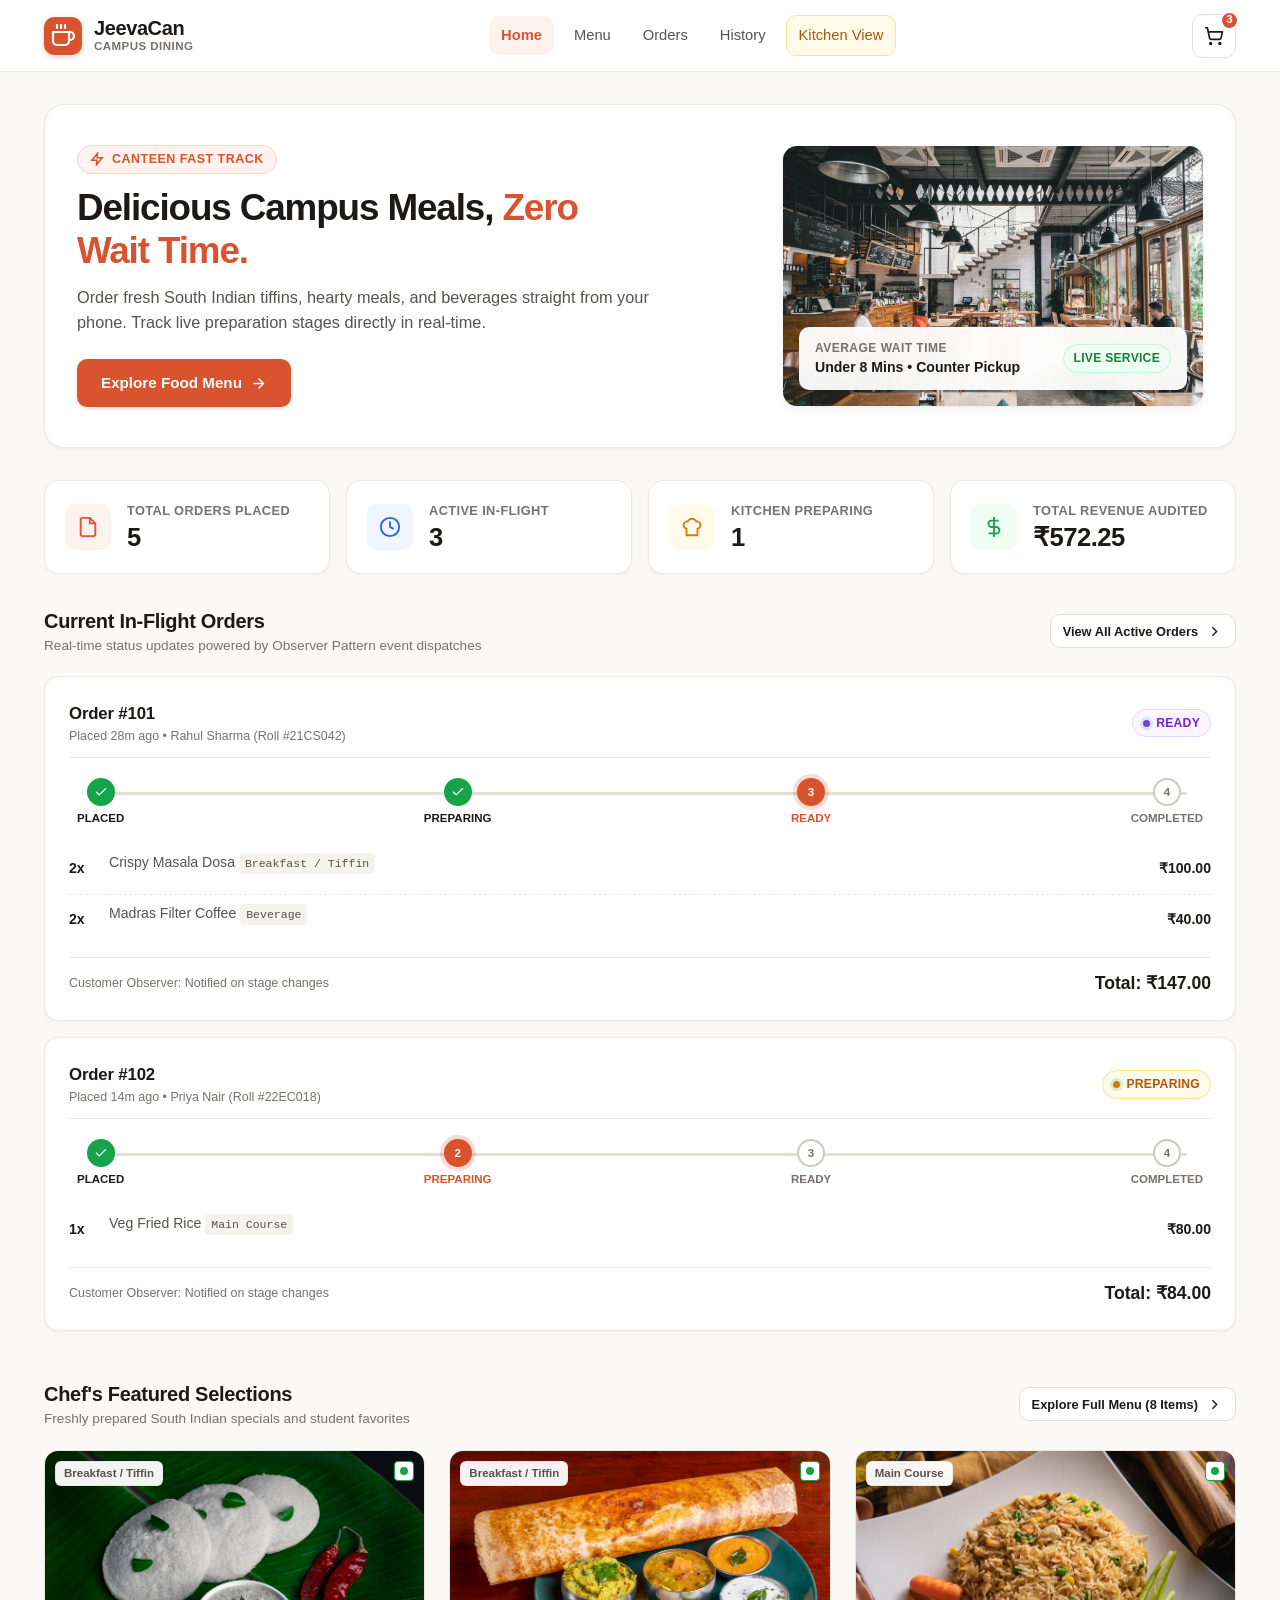
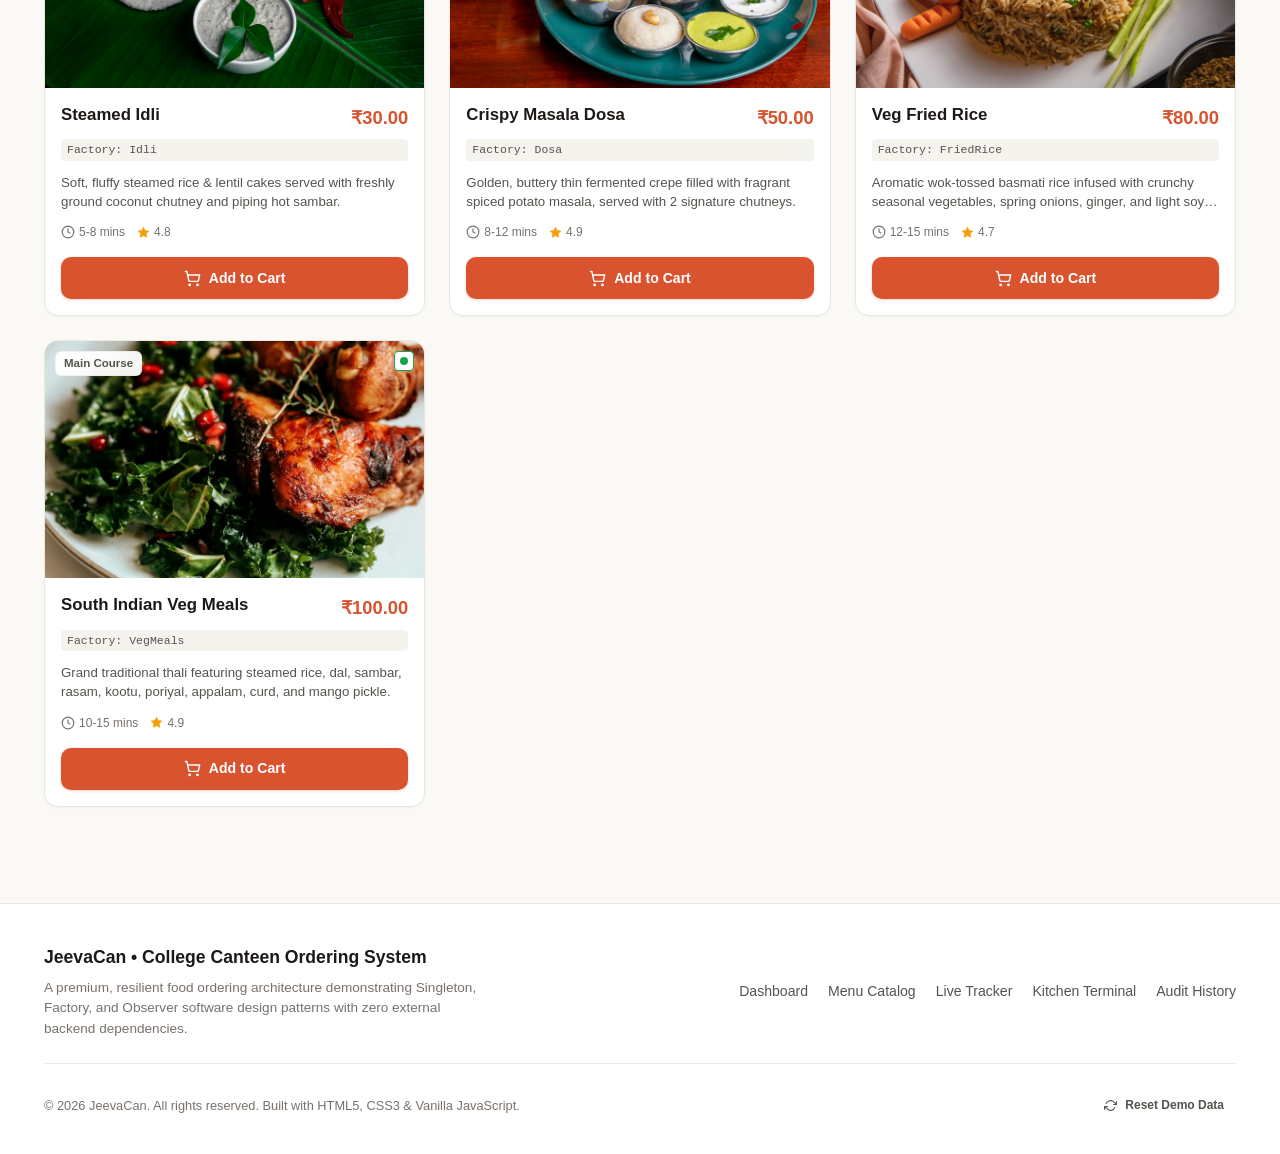
<file: index.html>
<!doctype html>
<html lang="en">
  <head>
    <meta charset="UTF-8" />
    <meta name="viewport" content="width=device-width, initial-scale=1.0" />
    <title>JeevaCan — Premium Campus Dining & Food Ordering</title>
    <link rel="stylesheet" href="css/style.css" />
    <link rel="icon" type="image/svg+xml" href="assets/logo.svg" />
  </head>
  <body>
    <!-- Global Header -->
    <header class="site-header">
      <div class="container header-container">
        <a href="index.html" class="brand" aria-label="JeevaCan Home">
          <div class="brand-logo-wrap">
            <svg
              viewBox="0 0 24 24"
              fill="none"
              stroke="currentColor"
              stroke-width="2.2"
              stroke-linecap="round"
              stroke-linejoin="round"
            >
              <path d="M18 8h1a4 4 0 0 1 0 8h-1"></path>
              <path d="M2 8h16v9a4 4 0 0 1-4 4H6a4 4 0 0 1-4-4V8z"></path>
              <line x1="6" y1="1" x2="6" y2="4"></line>
              <line x1="10" y1="1" x2="10" y2="4"></line>
              <line x1="14" y1="1" x2="14" y2="4"></line>
            </svg>
          </div>
          <div class="brand-meta">
            <span class="brand-name">JeevaCan</span>
            <span class="brand-badge">Campus Dining</span>
          </div>
        </a>

        <!-- Desktop Nav -->
        <ul class="nav-menu">
          <li><a href="index.html" class="nav-link active">Home</a></li>
          <li><a href="menu.html" class="nav-link">Menu</a></li>
          <li><a href="orders.html" class="nav-link">Orders</a></li>
          <li><a href="history.html" class="nav-link">History</a></li>
          <li>
            <a href="kitchen.html" class="nav-link nav-link-kitchen"
              >Kitchen View</a
            >
          </li>
        </ul>

        <!-- Header Actions -->
        <div class="header-actions">
          <a
            href="cart.html"
            class="cart-button"
            aria-label="View Shopping Cart"
          >
            <svg
              viewBox="0 0 24 24"
              fill="none"
              stroke="currentColor"
              stroke-width="2"
              stroke-linecap="round"
              stroke-linejoin="round"
            >
              <circle cx="8" cy="21" r="1"></circle>
              <circle cx="19" cy="21" r="1"></circle>
              <path
                d="M2.05 2.05h2l2.66 12.42a2 2 0 0 0 2 1.58h9.78a2 2 0 0 0 1.95-1.57l1.65-7.43H5.12"
              ></path>
            </svg>
            <span class="cart-count-badge" style="display: none">0</span>
          </a>

          <button class="mobile-nav-toggle" aria-label="Toggle navigation menu">
            <svg
              viewBox="0 0 24 24"
              fill="none"
              stroke="currentColor"
              stroke-width="2"
              stroke-linecap="round"
              stroke-linejoin="round"
            >
              <line x1="3" y1="6" x2="21" y2="6"></line>
              <line x1="3" y1="12" x2="21" y2="12"></line>
              <line x1="3" y1="18" x2="21" y2="18"></line>
            </svg>
          </button>
        </div>
      </div>
    </header>

    <!-- Mobile Drawer Menu -->
    <div class="mobile-drawer">
      <ul class="nav-menu">
        <li><a href="index.html" class="nav-link active">Home Dashboard</a></li>
        <li><a href="menu.html" class="nav-link">Food Menu</a></li>
        <li><a href="cart.html" class="nav-link">Shopping Cart</a></li>
        <li><a href="orders.html" class="nav-link">Active Orders</a></li>
        <li><a href="history.html" class="nav-link">Order History</a></li>
        <li>
          <a href="kitchen.html" class="nav-link nav-link-kitchen"
            >Kitchen Operational View</a
          >
        </li>
      </ul>
    </div>

    <!-- Main Content -->
    <main class="site-main">
      <div class="container">
        <!-- Design Pattern Telemetry Bar -->

        <!-- Dashboard Hero -->
        <section class="dashboard-hero">
          <div class="hero-content">
            <div class="hero-pill">
              <svg
                width="14"
                height="14"
                viewBox="0 0 24 24"
                fill="none"
                stroke="currentColor"
                stroke-width="2.5"
              >
                <polygon points="13 2 3 14 12 14 11 22 21 10 12 10 13 2" />
              </svg>
              Canteen Fast Track
            </div>
            <h1 class="hero-title">
              Delicious Campus Meals, <span>Zero Wait Time.</span>
            </h1>
            <p class="hero-lead">
              Order fresh South Indian tiffins, hearty meals, and beverages
              straight from your phone. Track live preparation stages directly
              in real-time.
            </p>
            <div class="hero-buttons">
              <a href="menu.html" class="btn btn-primary btn-lg">
                Explore Food Menu
                <svg
                  viewBox="0 0 24 24"
                  fill="none"
                  stroke="currentColor"
                  stroke-width="2"
                >
                  <line x1="5" y1="12" x2="19" y2="12"></line>
                  <polyline points="12 5 19 12 12 19"></polyline>
                </svg>
              </a>
            </div>
          </div>

          <div class="hero-visual">
            <img
              src="assets/images/hero_banner.jpg"
              alt="College Canteen Fresh Food"
              loading="lazy"
            />
            <div class="hero-floating-card">
              <div>
                <div class="floating-meta-title">Average Wait Time</div>
                <div class="floating-meta-sub">
                  Under 8 Mins • Counter Pickup
                </div>
              </div>
              <span class="status-pill COMPLETED">Live Service</span>
            </div>
          </div>
        </section>

        <!-- Key Performance Metrics -->
        <section
          class="metrics-row"
          id="dashboard-metrics"
          aria-label="System Metrics"
        >
          <div class="stat-card">
            <div class="stat-icon orange">
              <svg
                viewBox="0 0 24 24"
                fill="none"
                stroke="currentColor"
                stroke-width="2"
              >
                <path
                  d="M14 2H6a2 2 0 0 0-2 2v16a2 2 0 0 0 2 2h12a2 2 0 0 0 2-2V8z"
                />
                <polyline points="14 2 14 8 20 8" />
              </svg>
            </div>
            <div class="stat-details">
              <span class="stat-label">Total Orders Placed</span>
              <span class="stat-value" id="stat-total-orders">0</span>
            </div>
          </div>

          <div class="stat-card">
            <div class="stat-icon blue">
              <svg
                viewBox="0 0 24 24"
                fill="none"
                stroke="currentColor"
                stroke-width="2"
              >
                <circle cx="12" cy="12" r="10" />
                <polyline points="12 6 12 12 16 14" />
              </svg>
            </div>
            <div class="stat-details">
              <span class="stat-label">Active In-Flight</span>
              <span class="stat-value" id="stat-active-orders">0</span>
            </div>
          </div>

          <div class="stat-card">
            <div class="stat-icon amber">
              <svg
                viewBox="0 0 24 24"
                fill="none"
                stroke="currentColor"
                stroke-width="2"
              >
                <path
                  d="M6 13.87A4 4 0 0 1 7.41 6a5.11 5.11 0 0 1 1.05-1.54 5 5 0 0 1 7.08 0A5.11 5.11 0 0 1 16.59 6 4 4 0 0 1 18 13.87V21H6Z"
                />
              </svg>
            </div>
            <div class="stat-details">
              <span class="stat-label">Kitchen Preparing</span>
              <span class="stat-value" id="stat-kitchen-queue">0</span>
            </div>
          </div>

          <div class="stat-card">
            <div class="stat-icon green">
              <svg
                viewBox="0 0 24 24"
                fill="none"
                stroke="currentColor"
                stroke-width="2"
              >
                <line x1="12" y1="1" x2="12" y2="23" />
                <path d="M17 5H9.5a3.5 3.5 0 0 0 0 7h5a3.5 3.5 0 0 1 0 7H6" />
              </svg>
            </div>
            <div class="stat-details">
              <span class="stat-label">Total Revenue Audited</span>
              <span class="stat-value" id="stat-total-revenue">₹0.00</span>
            </div>
          </div>
        </section>

        <!-- Active Orders & Quick Tracking Section -->
        <section style="margin-bottom: var(--space-12)">
          <div class="section-header">
            <div>
              <h2 class="section-title">Current In-Flight Orders</h2>
              <p class="section-subtitle">
                Real-time status updates powered by Observer Pattern event
                dispatches
              </p>
            </div>
            <a href="orders.html" class="btn btn-secondary btn-sm">
              View All Active Orders
              <svg
                viewBox="0 0 24 24"
                fill="none"
                stroke="currentColor"
                stroke-width="2"
              >
                <polyline points="9 18 15 12 9 6" />
              </svg>
            </a>
          </div>

          <div id="dashboard-active-orders-container">
            <!-- Populated dynamically by JS -->
          </div>
        </section>

        <!-- Featured Menu Spotlight -->
        <section style="margin-bottom: var(--space-8)">
          <div class="section-header">
            <div>
              <h2 class="section-title">Chef's Featured Selections</h2>
              <p class="section-subtitle">
                Freshly prepared South Indian specials and student favorites
              </p>
            </div>
            <a href="menu.html" class="btn btn-secondary btn-sm">
              Explore Full Menu (8 Items)
              <svg
                viewBox="0 0 24 24"
                fill="none"
                stroke="currentColor"
                stroke-width="2"
              >
                <polyline points="9 18 15 12 9 6" />
              </svg>
            </a>
          </div>

          <div class="food-grid" id="featured-food-grid">
            <!-- Populated dynamically with first 4 menu items -->
          </div>
        </section>
      </div>
    </main>

    <!-- Global Footer -->
    <footer class="site-footer">
      <div class="container">
        <div class="footer-inner">
          <div class="footer-brand-wrap">
            <span class="footer-brand-title"
              >JeevaCan • College Canteen Ordering System</span
            >
            <p class="footer-desc">
              A premium, resilient food ordering architecture demonstrating
              Singleton, Factory, and Observer software design patterns with
              zero external backend dependencies.
            </p>
          </div>
          <ul class="footer-links">
            <li><a href="index.html" class="footer-link">Dashboard</a></li>
            <li><a href="menu.html" class="footer-link">Menu Catalog</a></li>
            <li><a href="orders.html" class="footer-link">Live Tracker</a></li>
            <li>
              <a href="kitchen.html" class="footer-link">Kitchen Terminal</a>
            </li>
            <li>
              <a href="history.html" class="footer-link">Audit History</a>
            </li>
          </ul>
        </div>
        <div class="footer-bottom">
          <span
            >© 2026 JeevaCan. All rights reserved. Built with HTML5, CSS3 &
            Vanilla JavaScript.</span
          >
          <div>
            <button
              class="btn btn-ghost btn-sm btn-reset-data"
              type="button"
              style="font-size: 0.75rem"
            >
              <svg
                viewBox="0 0 24 24"
                fill="none"
                stroke="currentColor"
                stroke-width="2"
                style="width: 13px; height: 13px; vertical-align: -2px"
              >
                <polyline points="23 4 23 10 17 10" />
                <polyline points="1 20 1 14 7 14" />
                <path
                  d="M3.51 9a9 9 0 0 1 14.85-3.36L23 10M1 14l4.64 4.36A9 9 0 0 0 20.49 15"
                />
              </svg>
              Reset Demo Data
            </button>
          </div>
        </div>
      </div>
    </footer>

    <script src="js/data.js"></script>
    <script src="js/app.js"></script>
    <script>
      // Dashboard Logic
      function renderDashboard() {
        const orders = App.getOrders();
        const activeOrders = orders.filter((o) => o.status !== "COMPLETED");
        const completedOrders = orders.filter((o) => o.status === "COMPLETED");
        const prepOrders = orders.filter((o) => o.status === "PREPARING");
        const totalRevenue = orders.reduce(
          (sum, o) => sum + (o.totalPrice || 0),
          0,
        );

        // Update Metrics
        document.getElementById("stat-total-orders").textContent =
          orders.length;
        document.getElementById("stat-active-orders").textContent =
          activeOrders.length;
        document.getElementById("stat-kitchen-queue").textContent =
          prepOrders.length;
        document.getElementById("stat-total-revenue").textContent =
          App.formatINR(totalRevenue);

        // Render Active Orders Snapshot (Show up to 2 active orders)
        const activeContainer = document.getElementById(
          "dashboard-active-orders-container",
        );
        if (activeOrders.length === 0) {
          activeContainer.innerHTML = `
          <div class="empty-state">
            <div class="empty-state-icon">
              <svg viewBox="0 0 24 24" fill="none" stroke="currentColor" stroke-width="2"><polyline points="20 6 9 17 4 12"/></svg>
            </div>
            <h3 class="empty-state-title">No Active In-Flight Orders</h3>
            <p class="empty-state-desc">All placed orders have been prepared and delivered! Explore the menu to place a new order or trigger the automated pattern verification demo.</p>
            <div style="display: flex; gap: var(--space-3); flex-wrap: wrap;">
              <a href="menu.html" class="btn btn-primary">Browse Menu Catalog</a>
              <button class="btn btn-secondary btn-run-viva-demo" type="button">Run Viva Pattern Demo</button>
            </div>
          </div>
        `;
        } else {
          const topOrders = activeOrders.slice(0, 2);
          activeContainer.innerHTML = topOrders
            .map(
              (order) => `
          <div class="order-card">
            <div class="order-card-header">
              <div>
                <span class="order-id-badge">Order #${order.orderId}</span>
                <div class="order-time-text">Placed ${App.timeAgo(order.placedAt)} • ${order.customerName}</div>
              </div>
              <div>
                ${App.renderStatusBadge(order.status)}
              </div>
            </div>

            ${App.renderOrderProgress(order.status)}

            <table class="order-items-table">
              <tbody>
                ${order.items
                  .map(
                    (it) => `
                  <tr>
                    <td class="order-item-qty">${it.quantity}x</td>
                    <td class="order-item-name">${it.name} <span class="food-factory-tag">${it.category}</span></td>
                    <td class="order-item-price">${App.formatINR(it.price * it.quantity)}</td>
                  </tr>
                `,
                  )
                  .join("")}
              </tbody>
            </table>

            <div class="order-card-footer">
              <span class="order-time-text">Customer Observer: Notified on stage changes</span>
              <div class="order-total-sum">Total: ${App.formatINR(order.totalPrice)}</div>
            </div>
          </div>
        `,
            )
            .join("");
        }

        // Render Featured Food Cards (First 4 items)
        const featuredGrid = document.getElementById("featured-food-grid");
        const featuredItems = JEEVACAN_DATA.menuItems.slice(0, 4);
        featuredGrid.innerHTML = featuredItems
          .map(
            (item) => `
        <article class="food-card">
          <div class="food-card-media">
            <img class="food-card-img" src="${item.image}" alt="${item.name}" loading="lazy">
            <span class="food-badge-tag">${item.category}</span>
            <div class="food-diet-badge" title="100% Pure Vegetarian"></div>
          </div>
          <div class="food-card-body">
            <div class="food-card-header">
              <h3 class="food-title">${item.name}</h3>
              <span class="food-price">${App.formatINR(item.price)}</span>
            </div>
            <span class="food-factory-tag">Factory: ${item.factoryClass}</span>
            <p class="food-desc">${item.description}</p>
            <div class="food-meta">
              <span class="food-meta-item">
                <svg viewBox="0 0 24 24" fill="none" stroke="currentColor" stroke-width="2"><circle cx="12" cy="12" r="10"/><polyline points="12 6 12 12 16 14"/></svg>
                ${item.prepTime}
              </span>
              <span class="food-meta-item"><svg viewBox="0 0 24 24" fill="#F59E0B" stroke="#F59E0B" stroke-width="1" style="width: 13px; height: 13px; vertical-align: -2px;"><polygon points="12 2 15.09 8.26 22 9.27 17 14.14 18.18 21.02 12 17.77 5.82 21.02 7 14.14 2 9.27 8.91 8.26 12 2"/></svg> ${item.rating}</span>
            </div>
            <div class="food-card-actions">
              <button class="btn btn-primary btn-block btn-add-cart" data-id="${item.id}" type="button">
                ${ICONS.cart} Add to Cart
              </button>
            </div>
          </div>
        </article>
      `,
          )
          .join("");

        // Bind Add-to-cart buttons
        featuredGrid.querySelectorAll(".btn-add-cart").forEach((btn) => {
          btn.addEventListener("click", () => {
            App.addToCart(btn.dataset.id, 1);
          });
        });
      }

      document.addEventListener("DOMContentLoaded", () => {
        renderDashboard();
        window.addEventListener("jeevacan:data-updated", renderDashboard);
      });
    </script>
  </body>
</html>
</file>
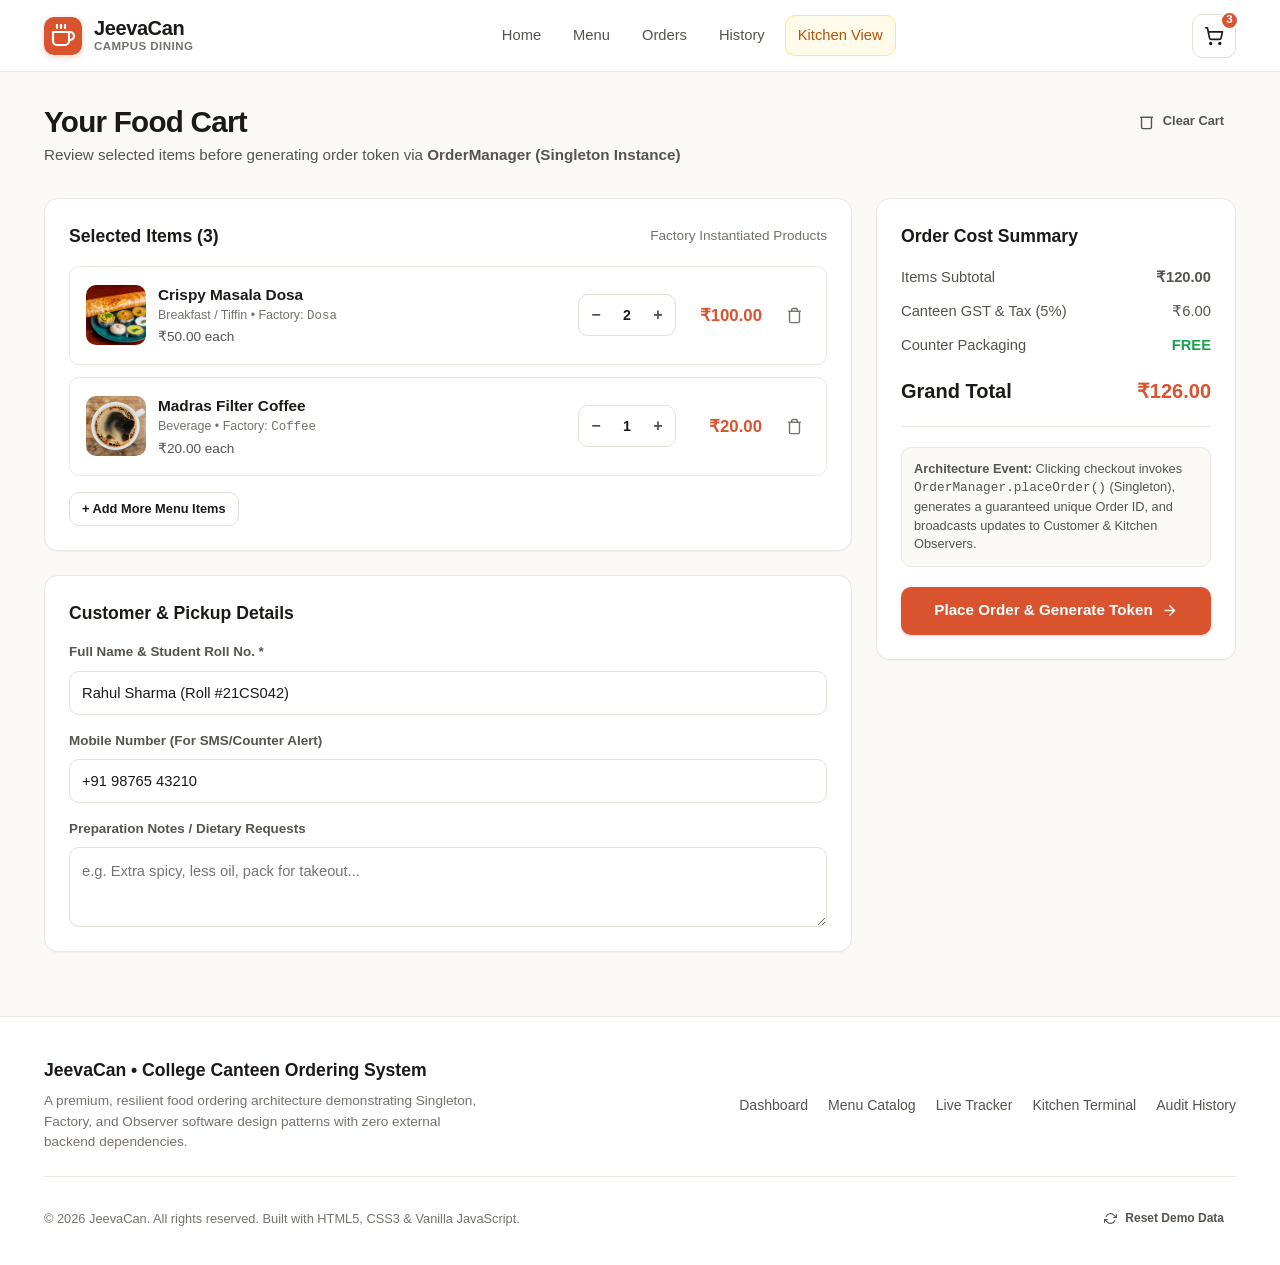
<file: cart.html>
<!DOCTYPE html>
<html lang="en">
<head>
  <meta charset="UTF-8">
  <meta name="viewport" content="width=device-width, initial-scale=1.0">
  <title>Shopping Cart & Checkout — JeevaCan Campus Dining</title>
  <link rel="stylesheet" href="css/style.css">
  <link rel="icon" type="image/svg+xml" href="assets/logo.svg">
</head>
<body>

  <!-- Global Header -->
  <header class="site-header">
    <div class="container header-container">
      <a href="index.html" class="brand" aria-label="JeevaCan Home">
        <div class="brand-logo-wrap">
          <svg viewBox="0 0 24 24" fill="none" stroke="currentColor" stroke-width="2.2" stroke-linecap="round" stroke-linejoin="round">
            <path d="M18 8h1a4 4 0 0 1 0 8h-1"></path>
            <path d="M2 8h16v9a4 4 0 0 1-4 4H6a4 4 0 0 1-4-4V8z"></path>
            <line x1="6" y1="1" x2="6" y2="4"></line>
            <line x1="10" y1="1" x2="10" y2="4"></line>
            <line x1="14" y1="1" x2="14" y2="4"></line>
          </svg>
        </div>
        <div class="brand-meta">
          <span class="brand-name">JeevaCan</span>
          <span class="brand-badge">Campus Dining</span>
        </div>
      </a>

      <!-- Desktop Nav -->
      <ul class="nav-menu">
        <li><a href="index.html" class="nav-link">Home</a></li>
        <li><a href="menu.html" class="nav-link">Menu</a></li>
        <li><a href="orders.html" class="nav-link">Orders</a></li>
        <li><a href="history.html" class="nav-link">History</a></li>
        <li><a href="kitchen.html" class="nav-link nav-link-kitchen">Kitchen View</a></li>
      </ul>

      <!-- Header Actions -->
      <div class="header-actions">
        <a href="cart.html" class="cart-button" aria-label="View Shopping Cart">
          <svg viewBox="0 0 24 24" fill="none" stroke="currentColor" stroke-width="2" stroke-linecap="round" stroke-linejoin="round">
            <circle cx="8" cy="21" r="1"></circle>
            <circle cx="19" cy="21" r="1"></circle>
            <path d="M2.05 2.05h2l2.66 12.42a2 2 0 0 0 2 1.58h9.78a2 2 0 0 0 1.95-1.57l1.65-7.43H5.12"></path>
          </svg>
          <span class="cart-count-badge" style="display: none;">0</span>
        </a>

        <button class="mobile-nav-toggle" aria-label="Toggle navigation menu">
          <svg viewBox="0 0 24 24" fill="none" stroke="currentColor" stroke-width="2" stroke-linecap="round" stroke-linejoin="round">
            <line x1="3" y1="6" x2="21" y2="6"></line>
            <line x1="3" y1="12" x2="21" y2="12"></line>
            <line x1="3" y1="18" x2="21" y2="18"></line>
          </svg>
        </button>
      </div>
    </div>
  </header>

  <!-- Mobile Drawer Menu -->
  <div class="mobile-drawer">
    <ul class="nav-menu">
      <li><a href="index.html" class="nav-link">Home Dashboard</a></li>
      <li><a href="menu.html" class="nav-link">Food Menu</a></li>
      <li><a href="cart.html" class="nav-link active">Shopping Cart</a></li>
      <li><a href="orders.html" class="nav-link">Active Orders</a></li>
      <li><a href="history.html" class="nav-link">Order History</a></li>
      <li><a href="kitchen.html" class="nav-link nav-link-kitchen">Kitchen Operational View</a></li>
    </ul>
  </div>

  <!-- Main Content -->
  <main class="site-main">
    <div class="container">

      <!-- Page Header -->
      <header class="page-header">
        <div class="page-title-group">
          <h1 class="page-title">Your Food Cart</h1>
          <p class="page-subtitle">Review selected items before generating order token via <strong>OrderManager (Singleton Instance)</strong></p>
        </div>
        <div id="cart-header-actions" style="display: none;">
          <button class="btn btn-ghost btn-sm" id="btn-clear-cart" type="button">
            <svg viewBox="0 0 24 24" fill="none" stroke="currentColor" stroke-width="2"><path d="M3 6h18"/><path d="M19 6v14c0 1-1 2-2 2H7c-1 0-2-1-2-2V6"/></svg>
            Clear Cart
          </button>
        </div>
      </header>

      <!-- Cart Split Layout -->
      <div id="cart-content-container">
        <!-- Rendered by JS -->
      </div>

    </div>
  </main>

  <!-- Global Footer -->
  <footer class="site-footer">
    <div class="container">
      <div class="footer-inner">
        <div class="footer-brand-wrap">
          <span class="footer-brand-title">JeevaCan • College Canteen Ordering System</span>
          <p class="footer-desc">A premium, resilient food ordering architecture demonstrating Singleton, Factory, and Observer software design patterns with zero external backend dependencies.</p>
        </div>
        <ul class="footer-links">
          <li><a href="index.html" class="footer-link">Dashboard</a></li>
          <li><a href="menu.html" class="footer-link">Menu Catalog</a></li>
          <li><a href="orders.html" class="footer-link">Live Tracker</a></li>
          <li><a href="kitchen.html" class="footer-link">Kitchen Terminal</a></li>
          <li><a href="history.html" class="footer-link">Audit History</a></li>
        </ul>
      </div>
      <div class="footer-bottom">
        <span>© 2026 JeevaCan. All rights reserved. Built with HTML5, CSS3 & Vanilla JavaScript.</span>
        <div>
          <button class="btn btn-ghost btn-sm btn-reset-data" type="button" style="font-size: 0.75rem;">
            <svg viewBox="0 0 24 24" fill="none" stroke="currentColor" stroke-width="2" style="width: 13px; height: 13px; vertical-align: -2px;"><polyline points="23 4 23 10 17 10"/><polyline points="1 20 1 14 7 14"/><path d="M3.51 9a9 9 0 0 1 14.85-3.36L23 10M1 14l4.64 4.36A9 9 0 0 0 20.49 15"/></svg> Reset Demo Data
          </button>
        </div>
      </div>
    </div>
  </footer>

  <script src="js/data.js"></script>
  <script src="js/app.js"></script>
  <script>
    function renderCartPage() {
      const cart = App.getCart();
      const container = document.getElementById("cart-content-container");
      const clearBtnWrap = document.getElementById("cart-header-actions");

      if (cart.length === 0) {
        clearBtnWrap.style.display = "none";
        container.innerHTML = `
          <div class="empty-state">
            <div class="empty-state-icon">
              <svg viewBox="0 0 24 24" fill="none" stroke="currentColor" stroke-width="2"><circle cx="8" cy="21" r="1"/><circle cx="19" cy="21" r="1"/><path d="M2.05 2.05h2l2.66 12.42a2 2 0 0 0 2 1.58h9.78a2 2 0 0 0 1.95-1.57l1.65-7.43H5.12"/></svg>
            </div>
            <h2 class="empty-state-title">Your food cart is empty</h2>
            <p class="empty-state-desc">You haven't added any delicious items yet. Browse our menu to explore breakfast tiffins, hearty meals, and refreshing drinks.</p>
            <a href="menu.html" class="btn btn-primary btn-lg">Browse Canteen Menu</a>
          </div>
        `;
        return;
      }

      clearBtnWrap.style.display = "block";
      const { subtotal, taxes, total } = App.getCartTotals();

      container.innerHTML = `
        <div class="layout-split">
          <!-- Left Column: Cart Items List -->
          <div>
            <div class="panel" style="margin-bottom: var(--space-6);">
              <h2 class="panel-title">
                <span>Selected Items (${cart.reduce((s, i) => s + i.quantity, 0)})</span>
                <span style="font-size: 0.85rem; color: var(--text-tertiary); font-weight: normal;">Factory Instantiated Products</span>
              </h2>

              <div class="cart-items-list">
                ${cart.map(item => `
                  <div class="cart-item-card">
                    <div class="cart-item-info">
                      <img src="${item.image}" alt="${item.name}" class="cart-item-thumb">
                      <div class="cart-item-details">
                        <span class="cart-item-name">${item.name}</span>
                        <span class="cart-item-cat">${item.category} • Factory: <code>${item.factoryClass}</code></span>
                        <span class="cart-item-unit-price">${App.formatINR(item.price)} each</span>
                      </div>
                    </div>

                    <div class="cart-item-actions">
                      <div class="qty-counter">
                        <button class="qty-btn btn-cart-minus" data-id="${item.foodId}" aria-label="Decrease quantity">−</button>
                        <span class="qty-val">${item.quantity}</span>
                        <button class="qty-btn btn-cart-plus" data-id="${item.foodId}" aria-label="Increase quantity">+</button>
                      </div>
                      <span class="cart-item-subtotal">${App.formatINR(item.price * item.quantity)}</span>
                      <button class="cart-remove-btn btn-cart-remove" data-id="${item.foodId}" aria-label="Remove item" title="Remove item">
                        <svg viewBox="0 0 24 24" fill="none" stroke="currentColor" stroke-width="2"><path d="M3 6h18"/><path d="M19 6v14c0 1-1 2-2 2H7c-1 0-2-1-2-2V6"/><path d="M8 6V4c0-1 1-2 2-2h4c1 0 2 1 2 2v2"/></svg>
                      </button>
                    </div>
                  </div>
                `).join("")}
              </div>

              <div style="margin-top: var(--space-4); display: flex; justify-content: space-between; align-items: center;">
                <a href="menu.html" class="btn btn-secondary btn-sm">
                  + Add More Menu Items
                </a>
              </div>
            </div>

            <!-- Customer Details Form Panel -->
            <div class="panel">
              <h2 class="panel-title">Customer & Pickup Details</h2>
              <form id="checkout-form" style="display: flex; flex-direction: column; gap: var(--space-4);">
                <div class="form-group">
                  <label class="form-label" for="customer-name">Full Name & Student Roll No. *</label>
                  <input type="text" id="customer-name" class="form-input" placeholder="e.g. Rahul Sharma (Roll #21CS042)" required value="Rahul Sharma (Roll #21CS042)">
                </div>

                <div class="form-group">
                  <label class="form-label" for="customer-phone">Mobile Number (For SMS/Counter Alert)</label>
                  <input type="tel" id="customer-phone" class="form-input" placeholder="+91 98765 43210" value="+91 98765 43210">
                </div>

                <div class="form-group">
                  <label class="form-label" for="order-notes">Preparation Notes / Dietary Requests</label>
                  <textarea id="order-notes" class="form-textarea" placeholder="e.g. Extra spicy, less oil, pack for takeout..."></textarea>
                </div>
              </form>
            </div>
          </div>

          <!-- Right Column: Order Summary & Checkout Action -->
          <div>
            <div class="panel summary-card">
              <h2 class="panel-title">Order Cost Summary</h2>

              <div class="summary-rows">
                <div class="summary-row">
                  <span>Items Subtotal</span>
                  <span style="font-weight: 600;">${App.formatINR(subtotal)}</span>
                </div>
                <div class="summary-row">
                  <span>Canteen GST & Tax (5%)</span>
                  <span>${App.formatINR(taxes)}</span>
                </div>
                <div class="summary-row">
                  <span>Counter Packaging</span>
                  <span style="color: #16A34A; font-weight: 600;">FREE</span>
                </div>
                <div class="summary-row total">
                  <span>Grand Total</span>
                  <span class="total-amount">${App.formatINR(total)}</span>
                </div>
              </div>

              <div style="background-color: var(--bg-canvas); border-radius: var(--radius-md); padding: var(--space-3); margin-bottom: var(--space-5); border: 1px solid var(--border-subtle); font-size: 0.8rem; color: var(--text-secondary); line-height: 1.45;">
                <strong><strong>Architecture Event:</strong></strong> Clicking checkout invokes <code>OrderManager.placeOrder()</code> (Singleton), generates a guaranteed unique Order ID, and broadcasts updates to Customer & Kitchen Observers.
              </div>

              <button class="btn btn-primary btn-lg btn-block" id="btn-submit-order" type="button">
                Place Order & Generate Token
                <svg viewBox="0 0 24 24" fill="none" stroke="currentColor" stroke-width="2"><line x1="5" y1="12" x2="19" y2="12"/><polyline points="12 5 19 12 12 19"/></svg>
              </button>
            </div>
          </div>
        </div>
      `;

      // Bind +/- and remove buttons
      container.querySelectorAll(".btn-cart-minus").forEach(btn => {
        btn.addEventListener("click", () => {
          App.updateCartQty(btn.dataset.id, -1);
          renderCartPage();
        });
      });

      container.querySelectorAll(".btn-cart-plus").forEach(btn => {
        btn.addEventListener("click", () => {
          App.updateCartQty(btn.dataset.id, 1);
          renderCartPage();
        });
      });

      container.querySelectorAll(".btn-cart-remove").forEach(btn => {
        btn.addEventListener("click", () => {
          App.removeFromCart(btn.dataset.id);
          renderCartPage();
        });
      });

      // Submit checkout
      document.getElementById("btn-submit-order").addEventListener("click", () => {
        const nameInput = document.getElementById("customer-name");
        const phoneInput = document.getElementById("customer-phone");
        const notesInput = document.getElementById("order-notes");

        if (!nameInput.value.trim()) {
          App.showToast("Please enter your name & student roll number.", "error");
          nameInput.focus();
          return;
        }

        const newOrder = App.placeOrder({
          name: nameInput.value.trim(),
          phone: phoneInput.value.trim(),
          notes: notesInput.value.trim()
        });

        if (newOrder) {
          setTimeout(() => {
            window.location.href = "orders.html";
          }, 600);
        }
      });
    }

    document.addEventListener("DOMContentLoaded", () => {
      renderCartPage();

      document.getElementById("btn-clear-cart")?.addEventListener("click", () => {
        if (confirm("Are you sure you want to clear all items from your cart?")) {
          App.clearCart();
          renderCartPage();
        }
      });
    });
  </script>
</body>
</html>
</file>
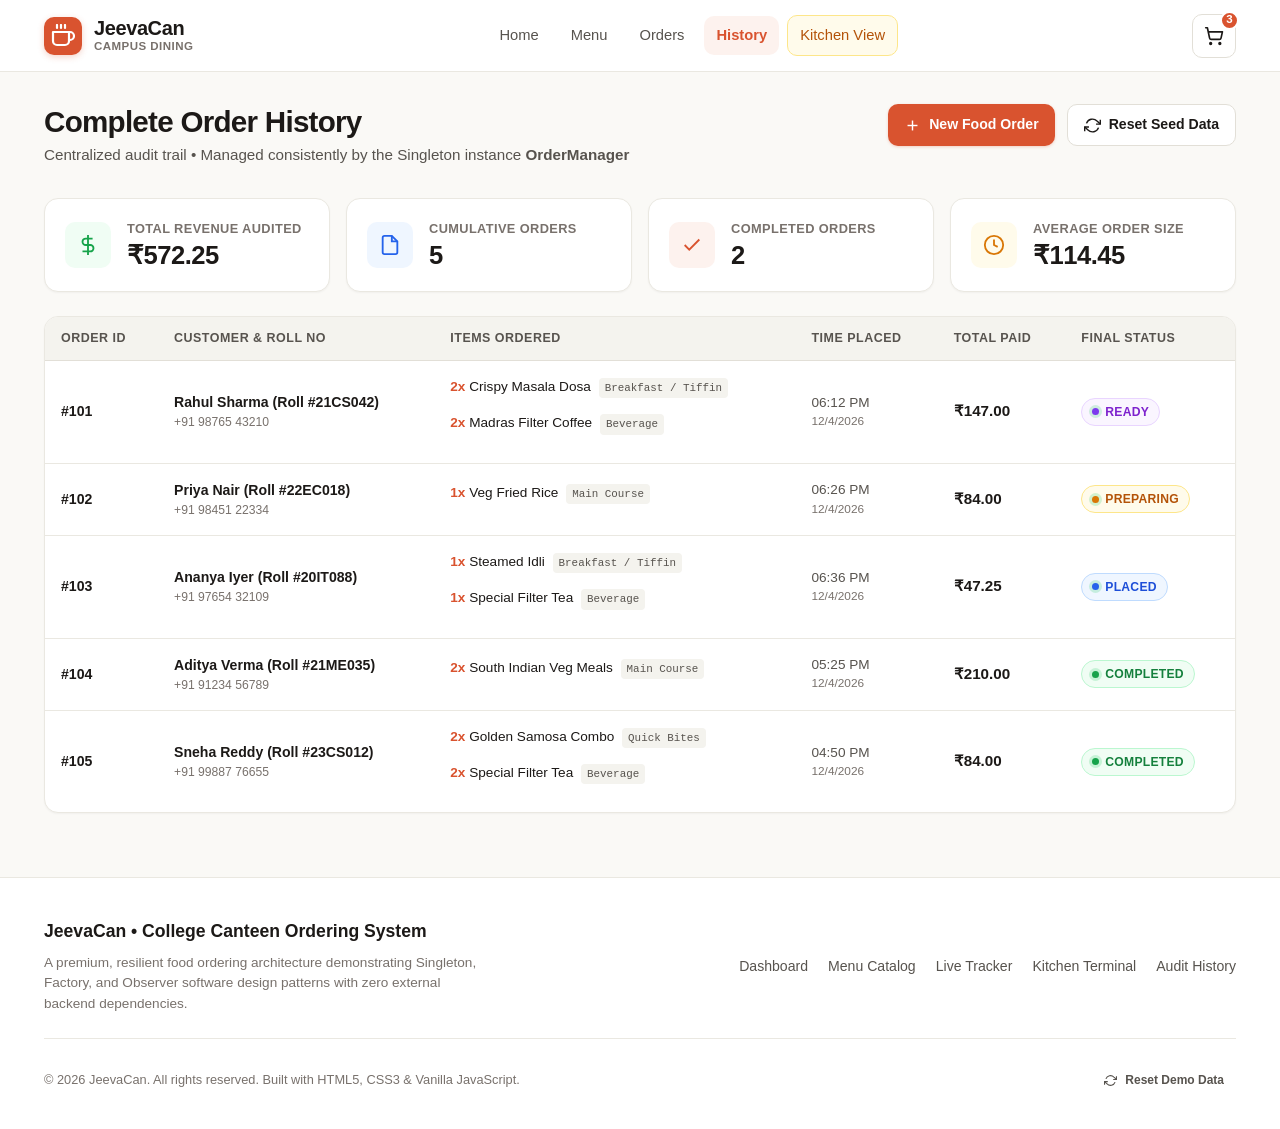
<file: history.html>
<!DOCTYPE html>
<html lang="en">
<head>
  <meta charset="UTF-8">
  <meta name="viewport" content="width=device-width, initial-scale=1.0">
  <title>Complete Order History — JeevaCan Campus Dining</title>
  <link rel="stylesheet" href="css/style.css">
  <link rel="icon" type="image/svg+xml" href="assets/logo.svg">
</head>
<body>

  <!-- Global Header -->
  <header class="site-header">
    <div class="container header-container">
      <a href="index.html" class="brand" aria-label="JeevaCan Home">
        <div class="brand-logo-wrap">
          <svg viewBox="0 0 24 24" fill="none" stroke="currentColor" stroke-width="2.2" stroke-linecap="round" stroke-linejoin="round">
            <path d="M18 8h1a4 4 0 0 1 0 8h-1"></path>
            <path d="M2 8h16v9a4 4 0 0 1-4 4H6a4 4 0 0 1-4-4V8z"></path>
            <line x1="6" y1="1" x2="6" y2="4"></line>
            <line x1="10" y1="1" x2="10" y2="4"></line>
            <line x1="14" y1="1" x2="14" y2="4"></line>
          </svg>
        </div>
        <div class="brand-meta">
          <span class="brand-name">JeevaCan</span>
          <span class="brand-badge">Campus Dining</span>
        </div>
      </a>

      <!-- Desktop Nav -->
      <ul class="nav-menu">
        <li><a href="index.html" class="nav-link">Home</a></li>
        <li><a href="menu.html" class="nav-link">Menu</a></li>
        <li><a href="orders.html" class="nav-link">Orders</a></li>
        <li><a href="history.html" class="nav-link active">History</a></li>
        <li><a href="kitchen.html" class="nav-link nav-link-kitchen">Kitchen View</a></li>
      </ul>

      <!-- Header Actions -->
      <div class="header-actions">
        <a href="cart.html" class="cart-button" aria-label="View Shopping Cart">
          <svg viewBox="0 0 24 24" fill="none" stroke="currentColor" stroke-width="2" stroke-linecap="round" stroke-linejoin="round">
            <circle cx="8" cy="21" r="1"></circle>
            <circle cx="19" cy="21" r="1"></circle>
            <path d="M2.05 2.05h2l2.66 12.42a2 2 0 0 0 2 1.58h9.78a2 2 0 0 0 1.95-1.57l1.65-7.43H5.12"></path>
          </svg>
          <span class="cart-count-badge" style="display: none;">0</span>
        </a>

        <button class="mobile-nav-toggle" aria-label="Toggle navigation menu">
          <svg viewBox="0 0 24 24" fill="none" stroke="currentColor" stroke-width="2" stroke-linecap="round" stroke-linejoin="round">
            <line x1="3" y1="6" x2="21" y2="6"></line>
            <line x1="3" y1="12" x2="21" y2="12"></line>
            <line x1="3" y1="18" x2="21" y2="18"></line>
          </svg>
        </button>
      </div>
    </div>
  </header>

  <!-- Mobile Drawer Menu -->
  <div class="mobile-drawer">
    <ul class="nav-menu">
      <li><a href="index.html" class="nav-link">Home Dashboard</a></li>
      <li><a href="menu.html" class="nav-link">Food Menu</a></li>
      <li><a href="cart.html" class="nav-link">Shopping Cart</a></li>
      <li><a href="orders.html" class="nav-link">Active Orders</a></li>
      <li><a href="history.html" class="nav-link active">Order History</a></li>
      <li><a href="kitchen.html" class="nav-link nav-link-kitchen">Kitchen Operational View</a></li>
    </ul>
  </div>

  <!-- Main Content -->
  <main class="site-main">
    <div class="container">

      <!-- Page Header -->
      <header class="page-header">
        <div class="page-title-group">
          <h1 class="page-title">Complete Order History</h1>
          <p class="page-subtitle">Centralized audit trail • Managed consistently by the Singleton instance <strong>OrderManager</strong></p>
        </div>
        <div style="display: flex; gap: var(--space-3); align-items: center; flex-wrap: wrap;">
          <a href="menu.html" class="btn btn-primary">
            <svg viewBox="0 0 24 24" fill="none" stroke="currentColor" stroke-width="2"><line x1="12" y1="5" x2="12" y2="19"/><line x1="5" y1="12" x2="19" y2="12"/></svg>
            New Food Order
          </a>
          <button class="btn btn-secondary btn-reset-data" type="button">
            <svg viewBox="0 0 24 24" fill="none" stroke="currentColor" stroke-width="2"><polyline points="23 4 23 10 17 10"/><polyline points="1 20 1 14 7 14"/><path d="M3.51 9a9 9 0 0 1 14.85-3.36L23 10M1 14l4.64 4.36A9 9 0 0 0 20.49 15"/></svg>
            Reset Seed Data
          </button>
        </div>
      </header>

      <!-- History Summary Metrics -->
      <section class="metrics-row" style="margin-bottom: var(--space-6);">
        <div class="stat-card">
          <div class="stat-icon green">
            <svg viewBox="0 0 24 24" fill="none" stroke="currentColor" stroke-width="2"><line x1="12" y1="1" x2="12" y2="23"/><path d="M17 5H9.5a3.5 3.5 0 0 0 0 7h5a3.5 3.5 0 0 1 0 7H6"/></svg>
          </div>
          <div class="stat-details">
            <span class="stat-label">Total Revenue Audited</span>
            <span class="stat-value" id="history-total-revenue">₹0.00</span>
          </div>
        </div>

        <div class="stat-card">
          <div class="stat-icon blue">
            <svg viewBox="0 0 24 24" fill="none" stroke="currentColor" stroke-width="2"><path d="M14 2H6a2 2 0 0 0-2 2v16a2 2 0 0 0 2 2h12a2 2 0 0 0 2-2V8z"/><polyline points="14 2 14 8 20 8"/></svg>
          </div>
          <div class="stat-details">
            <span class="stat-label">Cumulative Orders</span>
            <span class="stat-value" id="history-total-orders">0</span>
          </div>
        </div>

        <div class="stat-card">
          <div class="stat-icon orange">
            <svg viewBox="0 0 24 24" fill="none" stroke="currentColor" stroke-width="2"><polyline points="20 6 9 17 4 12"/></svg>
          </div>
          <div class="stat-details">
            <span class="stat-label">Completed Orders</span>
            <span class="stat-value" id="history-completed-count">0</span>
          </div>
        </div>

        <div class="stat-card">
          <div class="stat-icon amber">
            <svg viewBox="0 0 24 24" fill="none" stroke="currentColor" stroke-width="2"><circle cx="12" cy="12" r="10"/><polyline points="12 6 12 12 16 14"/></svg>
          </div>
          <div class="stat-details">
            <span class="stat-label">Average Order Size</span>
            <span class="stat-value" id="history-avg-value">₹0.00</span>
          </div>
        </div>
      </section>

      <!-- History Table Container -->
      <section id="history-table-container">
        <!-- Rendered by JS -->
      </section>

    </div>
  </main>

  <!-- Global Footer -->
  <footer class="site-footer">
    <div class="container">
      <div class="footer-inner">
        <div class="footer-brand-wrap">
          <span class="footer-brand-title">JeevaCan • College Canteen Ordering System</span>
          <p class="footer-desc">A premium, resilient food ordering architecture demonstrating Singleton, Factory, and Observer software design patterns with zero external backend dependencies.</p>
        </div>
        <ul class="footer-links">
          <li><a href="index.html" class="footer-link">Dashboard</a></li>
          <li><a href="menu.html" class="footer-link">Menu Catalog</a></li>
          <li><a href="orders.html" class="footer-link">Live Tracker</a></li>
          <li><a href="kitchen.html" class="footer-link">Kitchen Terminal</a></li>
          <li><a href="history.html" class="footer-link">Audit History</a></li>
        </ul>
      </div>
      <div class="footer-bottom">
        <span>© 2026 JeevaCan. All rights reserved. Built with HTML5, CSS3 & Vanilla JavaScript.</span>
        <div>
          <button class="btn btn-ghost btn-sm btn-reset-data" type="button" style="font-size: 0.75rem;">
            <svg viewBox="0 0 24 24" fill="none" stroke="currentColor" stroke-width="2" style="width: 13px; height: 13px; vertical-align: -2px;"><polyline points="23 4 23 10 17 10"/><polyline points="1 20 1 14 7 14"/><path d="M3.51 9a9 9 0 0 1 14.85-3.36L23 10M1 14l4.64 4.36A9 9 0 0 0 20.49 15"/></svg> Reset Demo Data
          </button>
        </div>
      </div>
    </div>
  </footer>

  <script src="js/data.js"></script>
  <script src="js/app.js"></script>
  <script>
    function renderHistoryPage() {
      const orders = App.getOrders();
      const container = document.getElementById("history-table-container");

      const totalRevenue = orders.reduce((sum, o) => sum + (o.totalPrice || 0), 0);
      const completedCount = orders.filter(o => o.status === "COMPLETED").length;
      const avgOrder = orders.length > 0 ? (totalRevenue / orders.length) : 0;

      document.getElementById("history-total-revenue").textContent = App.formatINR(totalRevenue);
      document.getElementById("history-total-orders").textContent = orders.length;
      document.getElementById("history-completed-count").textContent = completedCount;
      document.getElementById("history-avg-value").textContent = App.formatINR(avgOrder);

      if (orders.length === 0) {
        container.innerHTML = `
          <div class="empty-state">
            <div class="empty-state-icon">
              <svg viewBox="0 0 24 24" fill="none" stroke="currentColor" stroke-width="2"><circle cx="12" cy="12" r="10"/><polyline points="12 6 12 12 16 14"/></svg>
            </div>
            <h2 class="empty-state-title">No Orders in History</h2>
            <p class="empty-state-desc">Your order registry is currently empty. Explore the menu and place your first food order.</p>
            <a href="menu.html" class="btn btn-primary">Browse Menu Catalog</a>
          </div>
        `;
        return;
      }

      container.innerHTML = `
        <div class="table-responsive">
          <table class="data-table">
            <thead>
              <tr>
                <th>Order ID</th>
                <th>Customer & Roll No</th>
                <th>Items Ordered</th>
                <th>Time Placed</th>
                <th>Total Paid</th>
                <th>Final Status</th>
              </tr>
            </thead>
            <tbody>
              ${orders.map(order => `
                <tr>
                  <td>
                    <strong style="color: var(--text-primary);">#${order.orderId}</strong>
                  </td>
                  <td>
                    <div style="font-weight: 600; color: var(--text-primary);">${order.customerName}</div>
                    <div style="font-size: 0.76rem; color: var(--text-tertiary);">${order.customerPhone || 'Counter Guest'}</div>
                  </td>
                  <td>
                    <div style="display: flex; flex-direction: column; gap: 3px;">
                      ${order.items.map(it => `
                        <div style="font-size: 0.85rem;">
                          <span style="font-weight: 700; color: var(--accent-primary);">${it.quantity}x</span>
                          ${it.name}
                          <span class="food-factory-tag" style="margin-left: 4px; font-size: 0.68rem;">${it.category}</span>
                        </div>
                      `).join("")}
                    </div>
                  </td>
                  <td>
                    <div style="font-size: 0.85rem; color: var(--text-secondary);">${new Date(order.placedAt).toLocaleTimeString([], { hour: '2-digit', minute: '2-digit' })}</div>
                    <div style="font-size: 0.74rem; color: var(--text-tertiary);">${new Date(order.placedAt).toLocaleDateString()}</div>
                  </td>
                  <td style="font-weight: 800; color: var(--text-primary); font-size: 0.95rem;">
                    ${App.formatINR(order.totalPrice)}
                  </td>
                  <td>
                    ${App.renderStatusBadge(order.status)}
                  </td>
                </tr>
              `).join("")}
            </tbody>
          </table>
        </div>
      `;
    }

    document.addEventListener("DOMContentLoaded", () => {
      renderHistoryPage();
      window.addEventListener("jeevacan:data-updated", renderHistoryPage);
    });
  </script>
</body>
</html>
</file>
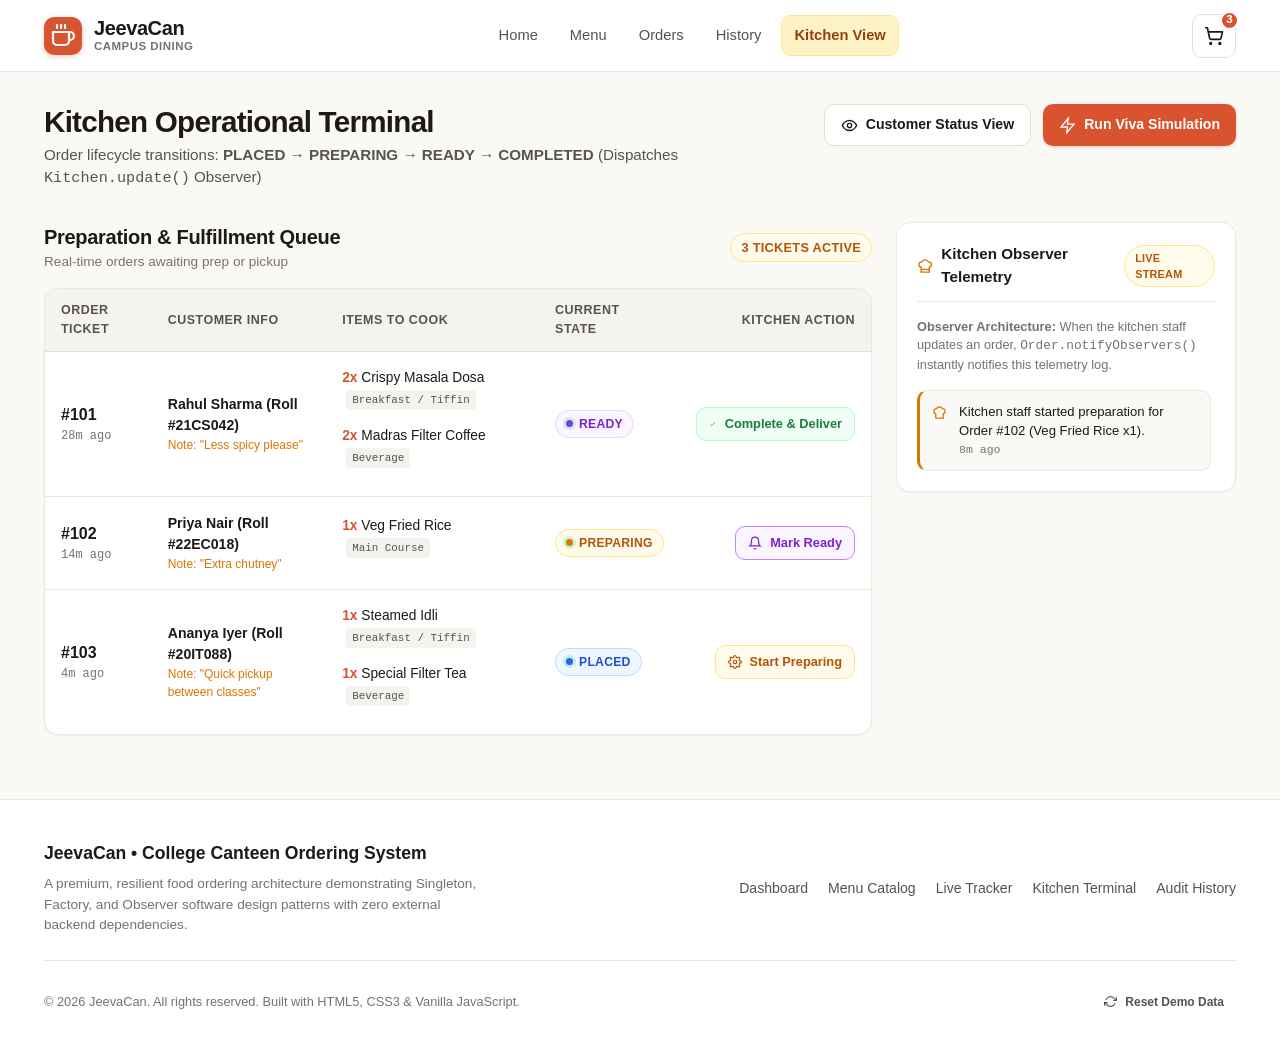
<file: kitchen.html>
<!DOCTYPE html>
<html lang="en">
<head>
  <meta charset="UTF-8">
  <meta name="viewport" content="width=device-width, initial-scale=1.0">
  <title>Kitchen Staff Terminal — JeevaCan Campus Dining</title>
  <link rel="stylesheet" href="css/style.css">
  <link rel="icon" type="image/svg+xml" href="assets/logo.svg">
</head>
<body>

  <!-- Global Header -->
  <header class="site-header">
    <div class="container header-container">
      <a href="index.html" class="brand" aria-label="JeevaCan Home">
        <div class="brand-logo-wrap">
          <svg viewBox="0 0 24 24" fill="none" stroke="currentColor" stroke-width="2.2" stroke-linecap="round" stroke-linejoin="round">
            <path d="M18 8h1a4 4 0 0 1 0 8h-1"></path>
            <path d="M2 8h16v9a4 4 0 0 1-4 4H6a4 4 0 0 1-4-4V8z"></path>
            <line x1="6" y1="1" x2="6" y2="4"></line>
            <line x1="10" y1="1" x2="10" y2="4"></line>
            <line x1="14" y1="1" x2="14" y2="4"></line>
          </svg>
        </div>
        <div class="brand-meta">
          <span class="brand-name">JeevaCan</span>
          <span class="brand-badge">Campus Dining</span>
        </div>
      </a>

      <!-- Desktop Nav -->
      <ul class="nav-menu">
        <li><a href="index.html" class="nav-link">Home</a></li>
        <li><a href="menu.html" class="nav-link">Menu</a></li>
        <li><a href="orders.html" class="nav-link">Orders</a></li>
        <li><a href="history.html" class="nav-link">History</a></li>
        <li><a href="kitchen.html" class="nav-link nav-link-kitchen active">Kitchen View</a></li>
      </ul>

      <!-- Header Actions -->
      <div class="header-actions">
        <a href="cart.html" class="cart-button" aria-label="View Shopping Cart">
          <svg viewBox="0 0 24 24" fill="none" stroke="currentColor" stroke-width="2" stroke-linecap="round" stroke-linejoin="round">
            <circle cx="8" cy="21" r="1"></circle>
            <circle cx="19" cy="21" r="1"></circle>
            <path d="M2.05 2.05h2l2.66 12.42a2 2 0 0 0 2 1.58h9.78a2 2 0 0 0 1.95-1.57l1.65-7.43H5.12"></path>
          </svg>
          <span class="cart-count-badge" style="display: none;">0</span>
        </a>

        <button class="mobile-nav-toggle" aria-label="Toggle navigation menu">
          <svg viewBox="0 0 24 24" fill="none" stroke="currentColor" stroke-width="2" stroke-linecap="round" stroke-linejoin="round">
            <line x1="3" y1="6" x2="21" y2="6"></line>
            <line x1="3" y1="12" x2="21" y2="12"></line>
            <line x1="3" y1="18" x2="21" y2="18"></line>
          </svg>
        </button>
      </div>
    </div>
  </header>

  <!-- Mobile Drawer Menu -->
  <div class="mobile-drawer">
    <ul class="nav-menu">
      <li><a href="index.html" class="nav-link">Home Dashboard</a></li>
      <li><a href="menu.html" class="nav-link">Food Menu</a></li>
      <li><a href="cart.html" class="nav-link">Shopping Cart</a></li>
      <li><a href="orders.html" class="nav-link">Active Orders</a></li>
      <li><a href="history.html" class="nav-link">Order History</a></li>
      <li><a href="kitchen.html" class="nav-link nav-link-kitchen active">Kitchen Operational View</a></li>
    </ul>
  </div>

  <!-- Main Content -->
  <main class="site-main">
    <div class="container">

      <!-- Page Header -->
      <header class="page-header">
        <div class="page-title-group">
          <h1 class="page-title">Kitchen Operational Terminal</h1>
          <p class="page-subtitle">Order lifecycle transitions: <strong>PLACED → PREPARING → READY → COMPLETED</strong> (Dispatches <code>Kitchen.update()</code> Observer)</p>
        </div>
        <div style="display: flex; gap: var(--space-3); flex-wrap: wrap;">
          <a href="orders.html" class="btn btn-secondary">
            <svg viewBox="0 0 24 24" fill="none" stroke="currentColor" stroke-width="2"><path d="M2 12s3-7 10-7 10 7 10 7-3 7-10 7-10-7-10-7Z"/><circle cx="12" cy="12" r="3"/></svg>
            Customer Status View
          </a>
          <button class="btn btn-primary btn-run-viva-demo" type="button">
            <svg viewBox="0 0 24 24" fill="none" stroke="currentColor" stroke-width="2"><polygon points="13 2 3 14 12 14 11 22 21 10 12 10 13 2"/></svg>
            Run Viva Simulation
          </button>
        </div>
      </header>

      <!-- Kitchen Split Layout: Left (Live Kitchen Tickets), Right (Kitchen Observer Dispatched Logs) -->
      <div class="layout-kitchen-split">

        <!-- Active Kitchen Queue Column -->
        <div>
          <div class="section-header" style="margin-bottom: var(--space-4);">
            <div>
              <h2 class="section-title">Preparation & Fulfillment Queue</h2>
              <p class="section-subtitle">Real-time orders awaiting prep or pickup</p>
            </div>
            <span id="kitchen-queue-count-badge" class="status-pill PREPARING" style="font-size: 0.8rem;">0 Tickets Active</span>
          </div>

          <div id="kitchen-orders-table-wrap">
            <!-- Rendered by JS -->
          </div>
        </div>

        <!-- Kitchen Observer Feed Column -->
        <div>
          <div class="observer-feed">
            <div class="feed-header">
              <span class="feed-title">
                <svg viewBox="0 0 24 24" fill="none" stroke="currentColor" stroke-width="2" style="width: 18px; height: 18px; color: #D97706;">
                  <path d="M6 13.87A4 4 0 0 1 7.41 6a5.11 5.11 0 0 1 1.05-1.54 5 5 0 0 1 7.08 0A5.11 5.11 0 0 1 16.59 6 4 4 0 0 1 18 13.87V21H6Z"/>
                  <line x1="6" y1="17" x2="18" y2="17"/>
                </svg>
                Kitchen Observer Telemetry
              </span>
              <span class="status-pill PREPARING" style="font-size: 0.68rem;">Live Stream</span>
            </div>

            <p style="font-size: 0.8rem; color: var(--text-tertiary); margin-bottom: var(--space-4); line-height: 1.45;">
              <strong>Observer Architecture:</strong> When the kitchen staff updates an order, <code>Order.notifyObservers()</code> instantly notifies this telemetry log.
            </p>

            <div class="feed-list" id="kitchen-observer-feed">
              <!-- Logs populated by JS -->
            </div>
          </div>
        </div>

      </div>

    </div>
  </main>

  <!-- Global Footer -->
  <footer class="site-footer">
    <div class="container">
      <div class="footer-inner">
        <div class="footer-brand-wrap">
          <span class="footer-brand-title">JeevaCan • College Canteen Ordering System</span>
          <p class="footer-desc">A premium, resilient food ordering architecture demonstrating Singleton, Factory, and Observer software design patterns with zero external backend dependencies.</p>
        </div>
        <ul class="footer-links">
          <li><a href="index.html" class="footer-link">Dashboard</a></li>
          <li><a href="menu.html" class="footer-link">Menu Catalog</a></li>
          <li><a href="orders.html" class="footer-link">Live Tracker</a></li>
          <li><a href="kitchen.html" class="footer-link">Kitchen Terminal</a></li>
          <li><a href="history.html" class="footer-link">Audit History</a></li>
        </ul>
      </div>
      <div class="footer-bottom">
        <span>© 2026 JeevaCan. All rights reserved. Built with HTML5, CSS3 & Vanilla JavaScript.</span>
        <div>
          <button class="btn btn-ghost btn-sm btn-reset-data" type="button" style="font-size: 0.75rem;">
            <svg viewBox="0 0 24 24" fill="none" stroke="currentColor" stroke-width="2" style="width: 13px; height: 13px; vertical-align: -2px;"><polyline points="23 4 23 10 17 10"/><polyline points="1 20 1 14 7 14"/><path d="M3.51 9a9 9 0 0 1 14.85-3.36L23 10M1 14l4.64 4.36A9 9 0 0 0 20.49 15"/></svg> Reset Demo Data
          </button>
        </div>
      </div>
    </div>
  </footer>

  <script src="js/data.js"></script>
  <script src="js/app.js"></script>
  <script>
    function renderKitchenPage() {
      const orders = App.getOrders();
      const activeKitchenOrders = orders.filter(o => o.status !== "COMPLETED");
      const tableWrap = document.getElementById("kitchen-orders-table-wrap");
      const countBadge = document.getElementById("kitchen-queue-count-badge");

      countBadge.textContent = `${activeKitchenOrders.length} Tickets Active`;

      if (activeKitchenOrders.length === 0) {
        tableWrap.innerHTML = `
          <div class="empty-state">
            <div class="empty-state-icon">
              <svg viewBox="0 0 24 24" fill="none" stroke="currentColor" stroke-width="2"><polyline points="20 6 9 17 4 12"/></svg>
            </div>
            <h3 class="empty-state-title">Kitchen Queue is Completely Clear!</h3>
            <p class="empty-state-desc">All pending student food orders have been successfully prepared and handed over at the counter.</p>
            <div style="display: flex; gap: var(--space-3); flex-wrap: wrap;">
              <button class="btn btn-primary btn-run-viva-demo" type="button">Trigger Viva Pattern Demo</button>
              <a href="history.html" class="btn btn-secondary">Review Completed History</a>
            </div>
          </div>
        `;
      } else {
        tableWrap.innerHTML = `
          <div class="table-responsive">
            <table class="data-table">
              <thead>
                <tr>
                  <th>Order Ticket</th>
                  <th>Customer Info</th>
                  <th>Items to Cook</th>
                  <th>Current State</th>
                  <th style="text-align: right;">Kitchen Action</th>
                </tr>
              </thead>
              <tbody>
                ${activeKitchenOrders.map(order => `
                  <tr>
                    <td>
                      <strong style="font-size: 1rem; color: var(--text-primary);">#${order.orderId}</strong>
                      <div style="font-size: 0.75rem; color: var(--text-tertiary); font-family: var(--font-mono);">${App.timeAgo(order.placedAt)}</div>
                    </td>
                    <td>
                      <div style="font-weight: 600; color: var(--text-primary);">${order.customerName}</div>
                      ${order.notes && order.notes !== 'None' ? `<div style="font-size: 0.75rem; color: #D97706;">Note: "${order.notes}"</div>` : ''}
                    </td>
                    <td>
                      <div style="display: flex; flex-direction: column; gap: 4px;">
                        ${order.items.map(it => `
                          <div style="font-size: 0.86rem;">
                            <span style="font-weight: 700; color: var(--accent-primary);">${it.quantity}x</span>
                            ${it.name}
                            <span class="food-factory-tag" style="margin-left: 4px; font-size: 0.68rem;">${it.category}</span>
                          </div>
                        `).join("")}
                      </div>
                    </td>
                    <td>
                      ${App.renderStatusBadge(order.status)}
                    </td>
                    <td style="text-align: right;">
                      <div style="display: inline-flex; gap: var(--space-2); justify-content: flex-end;">
                        ${order.status === 'PLACED' ? `
                          <button class="btn btn-warning btn-sm btn-update-status" data-id="${order.orderId}" data-status="PREPARING" type="button">
                            <svg viewBox="0 0 24 24" fill="none" stroke="currentColor" stroke-width="2" style="width: 14px; height: 14px;"><circle cx="12" cy="12" r="3"/><path d="M19.4 15a1.65 1.65 0 0 0 .33 1.82l.06.06a2 2 0 0 1 0 2.83 2 2 0 0 1-2.83 0l-.06-.06a1.65 1.65 0 0 0-1.82-.33 1.65 1.65 0 0 0-1 1.51V21a2 2 0 0 1-2 2 2 2 0 0 1-2-2v-.09A1.65 1.65 0 0 0 9 19.4a1.65 1.65 0 0 0-1.82.33l-.06.06a2 2 0 0 1-2.83 0 2 2 0 0 1 0-2.83l.06-.06a1.65 1.65 0 0 0 .33-1.82 1.65 1.65 0 0 0-1.51-1H3a2 2 0 0 1-2-2 2 2 0 0 1 2-2h.09A1.65 1.65 0 0 0 4.6 9a1.65 1.65 0 0 0-.33-1.82l-.06-.06a2 2 0 0 1 0-2.83 2 2 0 0 1 2.83 0l.06.06a1.65 1.65 0 0 0 1.82.33H9a1.65 1.65 0 0 0 1-1.51V3a2 2 0 0 1 2-2 2 2 0 0 1 2 2v.09a1.65 1.65 0 0 0 1 1.51 1.65 1.65 0 0 0 1.82-.33l.06-.06a2 2 0 0 1 2.83 0 2 2 0 0 1 0 2.83l-.06.06a1.65 1.65 0 0 0-.33 1.82V9a1.65 1.65 0 0 0 1.51 1H21a2 2 0 0 1 2 2 2 2 0 0 1-2 2h-.09a1.65 1.65 0 0 0-1.51 1z"/></svg>
                            Start Preparing
                          </button>
                        ` : ''}

                        ${order.status === 'PREPARING' ? `
                          <button class="btn btn-secondary btn-sm btn-update-status" data-id="${order.orderId}" data-status="READY" type="button" style="border-color: #C084FC; color: #7E22CE; background-color: #FAF5FF;">
                            <svg viewBox="0 0 24 24" fill="none" stroke="currentColor" stroke-width="2" style="width: 14px; height: 14px;"><path d="M18 8A6 6 0 0 0 6 8c0 7-3 9-3 9h18s-3-2-3-9"/><path d="M13.73 21a2 2 0 0 1-3.46 0"/></svg>
                            Mark Ready
                          </button>
                        ` : ''}

                        ${order.status === 'READY' ? `
                          <button class="btn btn-success btn-sm btn-update-status" data-id="${order.orderId}" data-status="COMPLETED" type="button">
                            <svg viewBox="0 0 24 24" fill="none" stroke="currentColor" stroke-width="2" style="width: 14px; height: 14px;"><polyline points="20 6 9 17 4 12"/></svg>
                            Complete & Deliver
                          </button>
                        ` : ''}
                      </div>
                    </td>
                  </tr>
                `).join("")}
              </tbody>
            </table>
          </div>
        `;

        // Bind transition buttons
        tableWrap.querySelectorAll(".btn-update-status").forEach(btn => {
          btn.addEventListener("click", () => {
            const orderId = btn.dataset.id;
            const newStatus = btn.dataset.status;
            App.updateOrderStatus(orderId, newStatus);
            renderKitchenPage();
          });
        });
      }

      // Render Kitchen Observer Logs Feed
      const feedContainer = document.getElementById("kitchen-observer-feed");
      const logs = App.getNotificationLogs();
      const kitchenLogs = logs.filter(l => l.type === "kitchen" || l.text.includes("Kitchen") || l.text.includes("VIVA"));

      if (kitchenLogs.length === 0) {
        feedContainer.innerHTML = `
          <div style="padding: var(--space-4); text-align: center; color: var(--text-tertiary); font-size: 0.85rem;">
            No kitchen observer notifications logged yet.
          </div>
        `;
      } else {
        feedContainer.innerHTML = kitchenLogs.map(log => `
          <div class="feed-item kitchen">
            <div style="flex-shrink: 0; margin-top: 2px;">
              <svg viewBox="0 0 24 24" fill="none" stroke="currentColor" stroke-width="2" style="width: 15px; height: 15px; color: #D97706;">
                <path d="M6 13.87A4 4 0 0 1 7.41 6a5.11 5.11 0 0 1 1.05-1.54 5 5 0 0 1 7.08 0A5.11 5.11 0 0 1 16.59 6 4 4 0 0 1 18 13.87V21H6Z"/>
              </svg>
            </div>
            <div>
              <div>${log.text}</div>
              <div class="feed-timestamp">${App.timeAgo(log.time)}</div>
            </div>
          </div>
        `).join("");
      }
    }

    document.addEventListener("DOMContentLoaded", () => {
      renderKitchenPage();
      window.addEventListener("jeevacan:data-updated", renderKitchenPage);
    });
  </script>
</body>
</html>
</file>
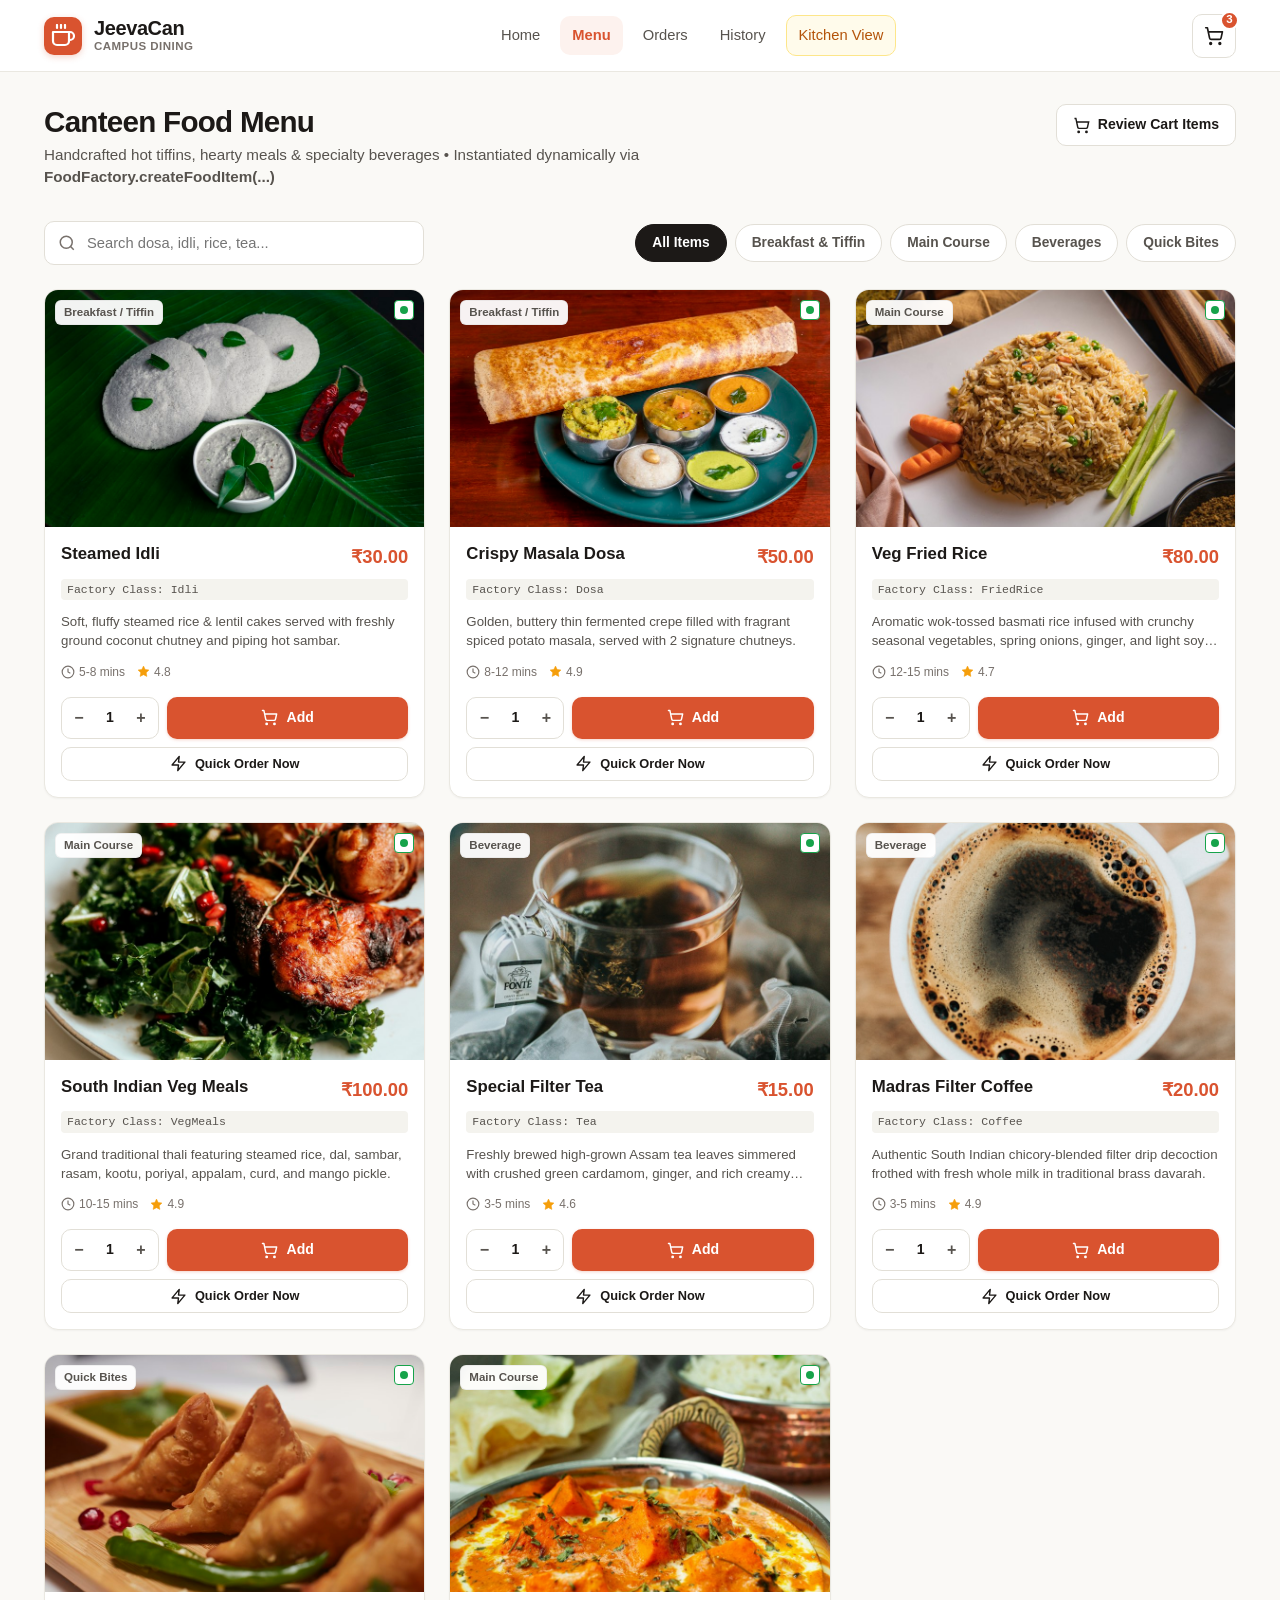
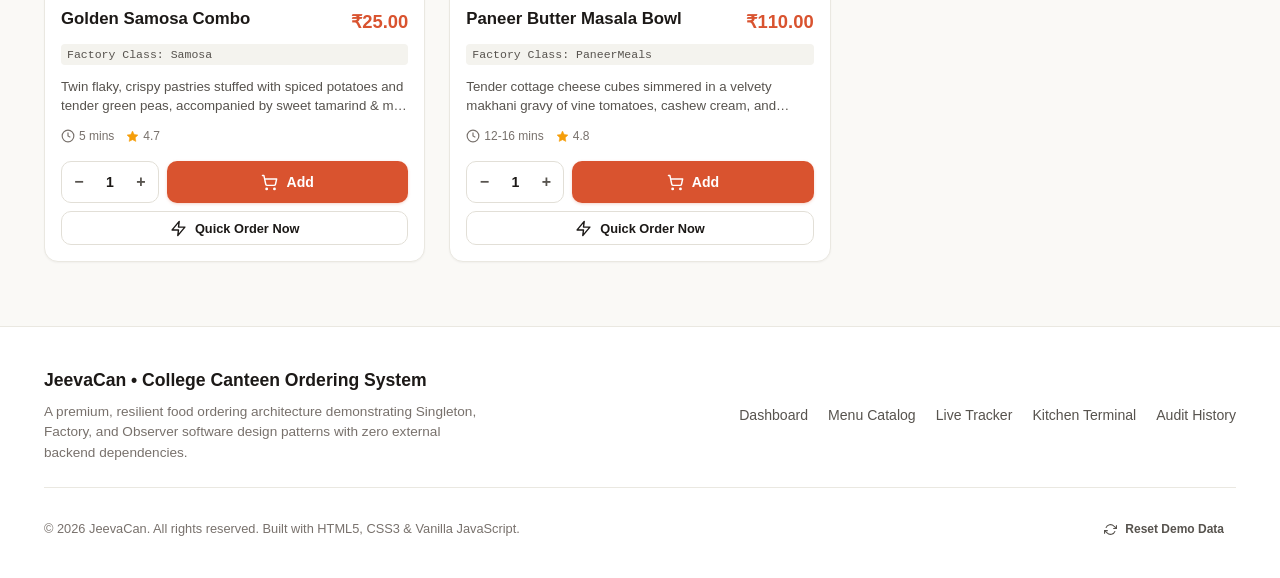
<file: menu.html>
<!DOCTYPE html>
<html lang="en">
<head>
  <meta charset="UTF-8">
  <meta name="viewport" content="width=device-width, initial-scale=1.0">
  <title>Food Menu Catalog — JeevaCan Campus Dining</title>
  <link rel="stylesheet" href="css/style.css">
  <link rel="icon" type="image/svg+xml" href="assets/logo.svg">
</head>
<body>

  <!-- Global Header -->
  <header class="site-header">
    <div class="container header-container">
      <a href="index.html" class="brand" aria-label="JeevaCan Home">
        <div class="brand-logo-wrap">
          <svg viewBox="0 0 24 24" fill="none" stroke="currentColor" stroke-width="2.2" stroke-linecap="round" stroke-linejoin="round">
            <path d="M18 8h1a4 4 0 0 1 0 8h-1"></path>
            <path d="M2 8h16v9a4 4 0 0 1-4 4H6a4 4 0 0 1-4-4V8z"></path>
            <line x1="6" y1="1" x2="6" y2="4"></line>
            <line x1="10" y1="1" x2="10" y2="4"></line>
            <line x1="14" y1="1" x2="14" y2="4"></line>
          </svg>
        </div>
        <div class="brand-meta">
          <span class="brand-name">JeevaCan</span>
          <span class="brand-badge">Campus Dining</span>
        </div>
      </a>

      <!-- Desktop Nav -->
      <ul class="nav-menu">
        <li><a href="index.html" class="nav-link">Home</a></li>
        <li><a href="menu.html" class="nav-link active">Menu</a></li>
        <li><a href="orders.html" class="nav-link">Orders</a></li>
        <li><a href="history.html" class="nav-link">History</a></li>
        <li><a href="kitchen.html" class="nav-link nav-link-kitchen">Kitchen View</a></li>
      </ul>

      <!-- Header Actions -->
      <div class="header-actions">
        <a href="cart.html" class="cart-button" aria-label="View Shopping Cart">
          <svg viewBox="0 0 24 24" fill="none" stroke="currentColor" stroke-width="2" stroke-linecap="round" stroke-linejoin="round">
            <circle cx="8" cy="21" r="1"></circle>
            <circle cx="19" cy="21" r="1"></circle>
            <path d="M2.05 2.05h2l2.66 12.42a2 2 0 0 0 2 1.58h9.78a2 2 0 0 0 1.95-1.57l1.65-7.43H5.12"></path>
          </svg>
          <span class="cart-count-badge" style="display: none;">0</span>
        </a>

        <button class="mobile-nav-toggle" aria-label="Toggle navigation menu">
          <svg viewBox="0 0 24 24" fill="none" stroke="currentColor" stroke-width="2" stroke-linecap="round" stroke-linejoin="round">
            <line x1="3" y1="6" x2="21" y2="6"></line>
            <line x1="3" y1="12" x2="21" y2="12"></line>
            <line x1="3" y1="18" x2="21" y2="18"></line>
          </svg>
        </button>
      </div>
    </div>
  </header>

  <!-- Mobile Drawer Menu -->
  <div class="mobile-drawer">
    <ul class="nav-menu">
      <li><a href="index.html" class="nav-link">Home Dashboard</a></li>
      <li><a href="menu.html" class="nav-link active">Food Menu</a></li>
      <li><a href="cart.html" class="nav-link">Shopping Cart</a></li>
      <li><a href="orders.html" class="nav-link">Active Orders</a></li>
      <li><a href="history.html" class="nav-link">Order History</a></li>
      <li><a href="kitchen.html" class="nav-link nav-link-kitchen">Kitchen Operational View</a></li>
    </ul>
  </div>

  <!-- Main Content -->
  <main class="site-main">
    <div class="container">

      <!-- Page Header -->
      <header class="page-header">
        <div class="page-title-group">
          <h1 class="page-title">Canteen Food Menu</h1>
          <p class="page-subtitle">Handcrafted hot tiffins, hearty meals & specialty beverages • Instantiated dynamically via <strong>FoodFactory.createFoodItem(...)</strong></p>
        </div>
        <div>
          <a href="cart.html" class="btn btn-secondary">
            <svg viewBox="0 0 24 24" fill="none" stroke="currentColor" stroke-width="2"><circle cx="8" cy="21" r="1"/><circle cx="19" cy="21" r="1"/><path d="M2.05 2.05h2l2.66 12.42a2 2 0 0 0 2 1.58h9.78a2 2 0 0 0 1.95-1.57l1.65-7.43H5.12"/></svg>
            Review Cart Items
          </a>
        </div>
      </header>

      <!-- Search & Filtering Controls -->
      <section class="filter-bar" aria-label="Menu Filters">
        <div class="search-input-wrap">
          <svg viewBox="0 0 24 24" fill="none" stroke="currentColor" stroke-width="2">
            <circle cx="11" cy="11" r="8"></circle>
            <path d="m21 21-4.3-4.3"></path>
          </svg>
          <input type="text" id="food-search-input" class="form-input" placeholder="Search dosa, idli, rice, tea..." aria-label="Search food items">
        </div>

        <div class="category-pills" id="category-pills">
          <button class="category-pill active" data-category="ALL" type="button">All Items</button>
          <button class="category-pill" data-category="Breakfast / Tiffin" type="button">Breakfast & Tiffin</button>
          <button class="category-pill" data-category="Main Course" type="button">Main Course</button>
          <button class="category-pill" data-category="Beverage" type="button">Beverages</button>
          <button class="category-pill" data-category="Quick Bites" type="button">Quick Bites</button>
        </div>
      </section>

      <!-- Food Items Grid -->
      <section>
        <div class="food-grid" id="menu-items-grid">
          <!-- Populated by JS -->
        </div>

        <!-- No Results Fallback -->
        <div id="no-search-results" class="empty-state" style="display: none; margin-top: var(--space-8);">
          <div class="empty-state-icon">
            <svg viewBox="0 0 24 24" fill="none" stroke="currentColor" stroke-width="2"><circle cx="11" cy="11" r="8"/><line x1="21" y1="21" x2="16.65" y2="16.65"/></svg>
          </div>
          <h3 class="empty-state-title">No menu items match your search</h3>
          <p class="empty-state-desc">Try clearing your filters or searching for popular items like Dosa, Idli, Fried Rice, or Filter Coffee.</p>
          <button class="btn btn-secondary" id="btn-clear-search" type="button">Clear Search & Filters</button>
        </div>
      </section>

    </div>
  </main>

  <!-- Global Footer -->
  <footer class="site-footer">
    <div class="container">
      <div class="footer-inner">
        <div class="footer-brand-wrap">
          <span class="footer-brand-title">JeevaCan • College Canteen Ordering System</span>
          <p class="footer-desc">A premium, resilient food ordering architecture demonstrating Singleton, Factory, and Observer software design patterns with zero external backend dependencies.</p>
        </div>
        <ul class="footer-links">
          <li><a href="index.html" class="footer-link">Dashboard</a></li>
          <li><a href="menu.html" class="footer-link">Menu Catalog</a></li>
          <li><a href="orders.html" class="footer-link">Live Tracker</a></li>
          <li><a href="kitchen.html" class="footer-link">Kitchen Terminal</a></li>
          <li><a href="history.html" class="footer-link">Audit History</a></li>
        </ul>
      </div>
      <div class="footer-bottom">
        <span>© 2026 JeevaCan. All rights reserved. Built with HTML5, CSS3 & Vanilla JavaScript.</span>
        <div>
          <button class="btn btn-ghost btn-sm btn-reset-data" type="button" style="font-size: 0.75rem;">
            <svg viewBox="0 0 24 24" fill="none" stroke="currentColor" stroke-width="2" style="width: 13px; height: 13px; vertical-align: -2px;"><polyline points="23 4 23 10 17 10"/><polyline points="1 20 1 14 7 14"/><path d="M3.51 9a9 9 0 0 1 14.85-3.36L23 10M1 14l4.64 4.36A9 9 0 0 0 20.49 15"/></svg> Reset Demo Data
          </button>
        </div>
      </div>
    </div>
  </footer>

  <script src="js/data.js"></script>
  <script src="js/app.js"></script>
  <script>
    let activeCategory = "ALL";
    let searchQuery = "";

    function renderMenu() {
      const grid = document.getElementById("menu-items-grid");
      const noResults = document.getElementById("no-search-results");

      const filtered = JEEVACAN_DATA.menuItems.filter(item => {
        const matchesCategory = (activeCategory === "ALL") || (item.category === activeCategory);
        const matchesSearch = item.name.toLowerCase().includes(searchQuery.toLowerCase()) ||
                              item.description.toLowerCase().includes(searchQuery.toLowerCase()) ||
                              item.category.toLowerCase().includes(searchQuery.toLowerCase());
        return matchesCategory && matchesSearch;
      });

      if (filtered.length === 0) {
        grid.innerHTML = "";
        noResults.style.display = "flex";
        return;
      }

      noResults.style.display = "none";
      grid.innerHTML = filtered.map(item => `
        <article class="food-card">
          <div class="food-card-media">
            <img class="food-card-img" src="${item.image}" alt="${item.name}" loading="lazy">
            <span class="food-badge-tag">${item.category}</span>
            <div class="food-diet-badge" title="100% Pure Vegetarian"></div>
          </div>
          <div class="food-card-body">
            <div class="food-card-header">
              <h3 class="food-title">${item.name}</h3>
              <span class="food-price">${App.formatINR(item.price)}</span>
            </div>
            <span class="food-factory-tag">Factory Class: ${item.factoryClass}</span>
            <p class="food-desc">${item.description}</p>
            <div class="food-meta">
              <span class="food-meta-item">
                <svg viewBox="0 0 24 24" fill="none" stroke="currentColor" stroke-width="2"><circle cx="12" cy="12" r="10"/><polyline points="12 6 12 12 16 14"/></svg>
                ${item.prepTime}
              </span>
              <span class="food-meta-item"><svg viewBox="0 0 24 24" fill="#F59E0B" stroke="#F59E0B" stroke-width="1" style="width: 13px; height: 13px; vertical-align: -2px;"><polygon points="12 2 15.09 8.26 22 9.27 17 14.14 18.18 21.02 12 17.77 5.82 21.02 7 14.14 2 9.27 8.91 8.26 12 2"/></svg> ${item.rating}</span>
            </div>

            <!-- Card Actions -->
            <div class="food-card-actions" style="flex-direction: column; gap: var(--space-2); width: 100%;">
              <div style="display: flex; gap: var(--space-2); width: 100%;">
                <div class="qty-counter" data-id="${item.id}">
                  <button class="qty-btn btn-qty-minus" aria-label="Decrease quantity">−</button>
                  <span class="qty-val">1</span>
                  <button class="qty-btn btn-qty-plus" aria-label="Increase quantity">+</button>
                </div>
                <button class="btn btn-primary btn-block btn-add-cart" data-id="${item.id}" type="button" style="flex: 1;">
                  ${ICONS.cart} Add
                </button>
              </div>
              <button class="btn btn-secondary btn-sm btn-block btn-quick-order" data-id="${item.id}" type="button">
                ${ICONS.bolt} Quick Order Now
              </button>
            </div>
          </div>
        </article>
      `).join("");

      // Bind Counter events
      grid.querySelectorAll(".food-card").forEach(card => {
        const counter = card.querySelector(".qty-counter");
        const valElem = counter.querySelector(".qty-val");
        const addBtn = card.querySelector(".btn-add-cart");
        const quickBtn = card.querySelector(".btn-quick-order");
        const itemId = addBtn.dataset.id;

        counter.querySelector(".btn-qty-minus").addEventListener("click", () => {
          let val = parseInt(valElem.textContent, 10);
          if (val > 1) valElem.textContent = val - 1;
        });

        counter.querySelector(".btn-qty-plus").addEventListener("click", () => {
          let val = parseInt(valElem.textContent, 10);
          if (val < 20) valElem.textContent = val + 1;
        });

        addBtn.addEventListener("click", () => {
          const qty = parseInt(valElem.textContent, 10);
          App.addToCart(itemId, qty);
        });

        quickBtn.addEventListener("click", () => {
          const qty = parseInt(valElem.textContent, 10);
          const order = App.quickDirectOrder(itemId, qty);
          if (order) {
            setTimeout(() => {
              window.location.href = "orders.html";
            }, 600);
          }
        });
      });
    }

    document.addEventListener("DOMContentLoaded", () => {
      renderMenu();

      // Category Pill Filters
      const pills = document.querySelectorAll(".category-pill");
      pills.forEach(pill => {
        pill.addEventListener("click", () => {
          pills.forEach(p => p.classList.remove("active"));
          pill.classList.add("active");
          activeCategory = pill.dataset.category;
          renderMenu();
        });
      });

      // Search field listener
      const searchInput = document.getElementById("food-search-input");
      searchInput.addEventListener("input", (e) => {
        searchQuery = e.target.value.trim();
        renderMenu();
      });

      // Clear search
      document.getElementById("btn-clear-search").addEventListener("click", () => {
        searchInput.value = "";
        searchQuery = "";
        activeCategory = "ALL";
        pills.forEach(p => p.classList.remove("active"));
        document.querySelector('.category-pill[data-category="ALL"]').classList.add("active");
        renderMenu();
      });
    });
  </script>
</body>
</html>
</file>
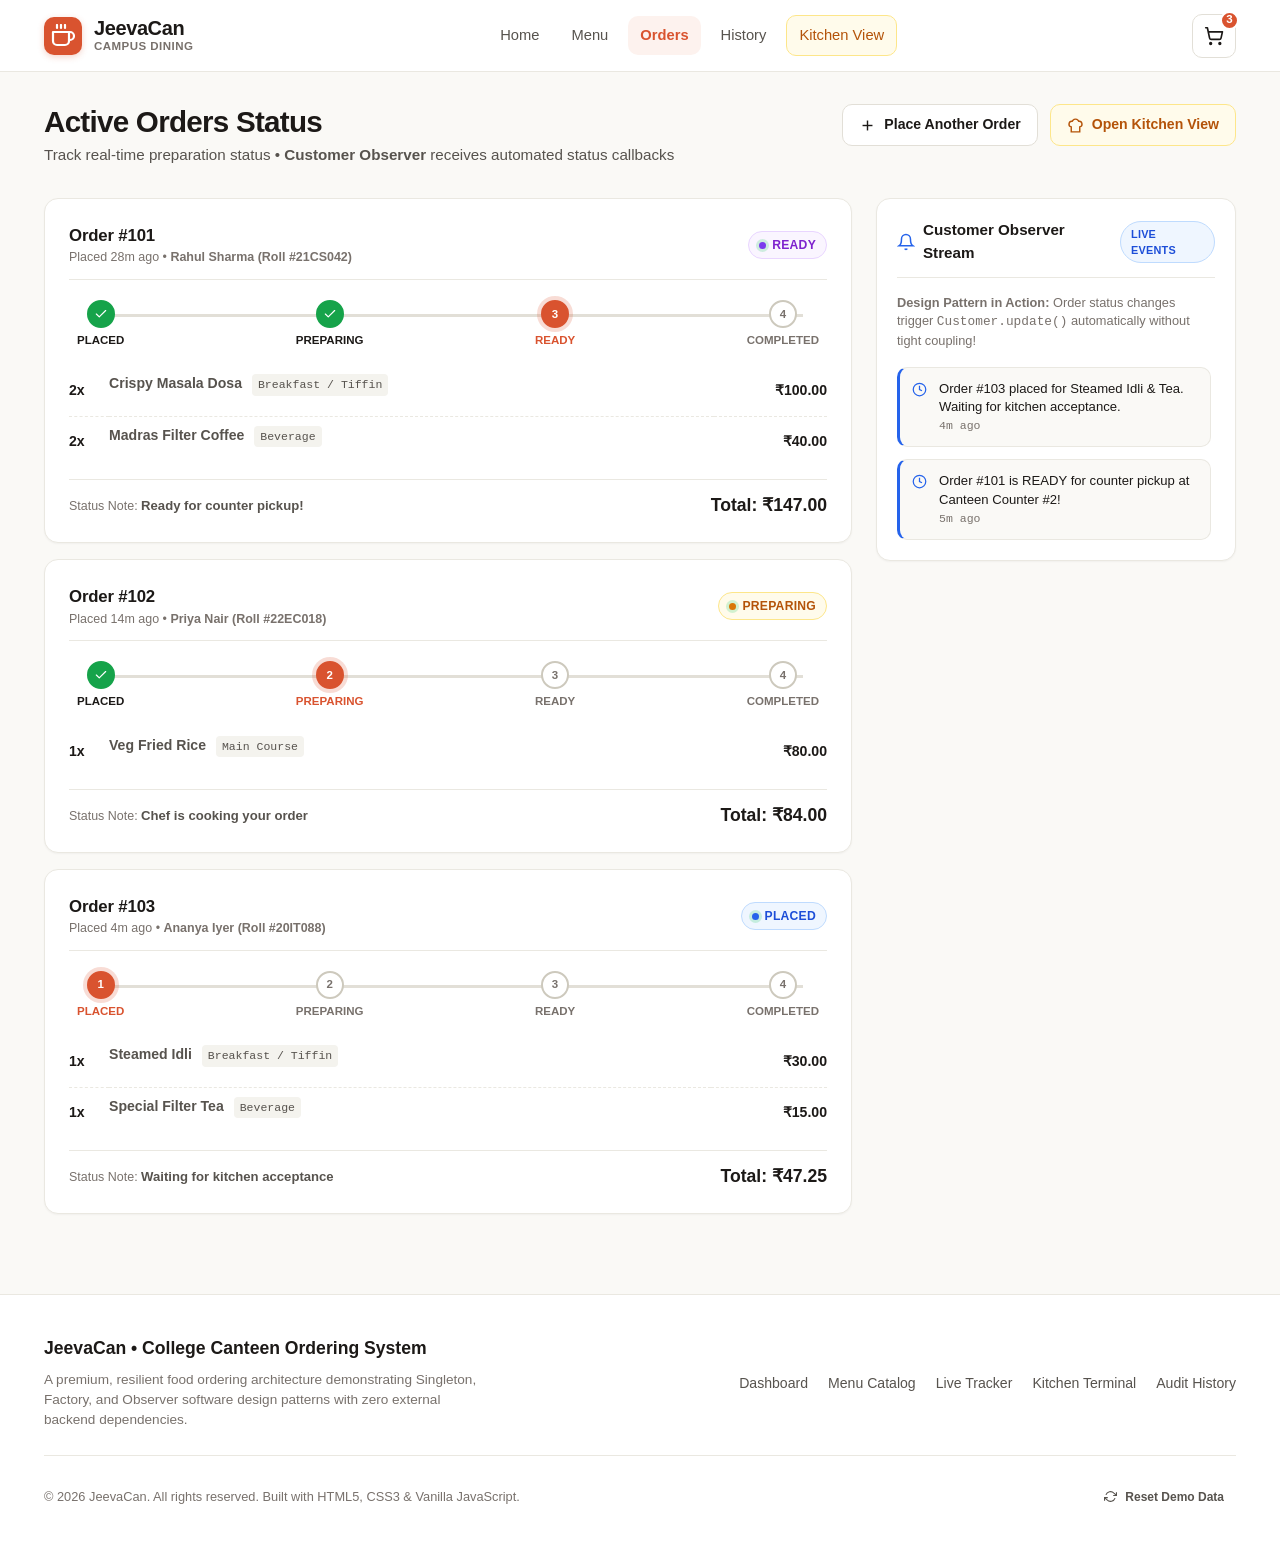
<file: orders.html>
<!DOCTYPE html>
<html lang="en">
<head>
  <meta charset="UTF-8">
  <meta name="viewport" content="width=device-width, initial-scale=1.0">
  <title>Active Orders & Live Tracking — JeevaCan Campus Dining</title>
  <link rel="stylesheet" href="css/style.css">
  <link rel="icon" type="image/svg+xml" href="assets/logo.svg">
</head>
<body>

  <!-- Global Header -->
  <header class="site-header">
    <div class="container header-container">
      <a href="index.html" class="brand" aria-label="JeevaCan Home">
        <div class="brand-logo-wrap">
          <svg viewBox="0 0 24 24" fill="none" stroke="currentColor" stroke-width="2.2" stroke-linecap="round" stroke-linejoin="round">
            <path d="M18 8h1a4 4 0 0 1 0 8h-1"></path>
            <path d="M2 8h16v9a4 4 0 0 1-4 4H6a4 4 0 0 1-4-4V8z"></path>
            <line x1="6" y1="1" x2="6" y2="4"></line>
            <line x1="10" y1="1" x2="10" y2="4"></line>
            <line x1="14" y1="1" x2="14" y2="4"></line>
          </svg>
        </div>
        <div class="brand-meta">
          <span class="brand-name">JeevaCan</span>
          <span class="brand-badge">Campus Dining</span>
        </div>
      </a>

      <!-- Desktop Nav -->
      <ul class="nav-menu">
        <li><a href="index.html" class="nav-link">Home</a></li>
        <li><a href="menu.html" class="nav-link">Menu</a></li>
        <li><a href="orders.html" class="nav-link active">Orders</a></li>
        <li><a href="history.html" class="nav-link">History</a></li>
        <li><a href="kitchen.html" class="nav-link nav-link-kitchen">Kitchen View</a></li>
      </ul>

      <!-- Header Actions -->
      <div class="header-actions">
        <a href="cart.html" class="cart-button" aria-label="View Shopping Cart">
          <svg viewBox="0 0 24 24" fill="none" stroke="currentColor" stroke-width="2" stroke-linecap="round" stroke-linejoin="round">
            <circle cx="8" cy="21" r="1"></circle>
            <circle cx="19" cy="21" r="1"></circle>
            <path d="M2.05 2.05h2l2.66 12.42a2 2 0 0 0 2 1.58h9.78a2 2 0 0 0 1.95-1.57l1.65-7.43H5.12"></path>
          </svg>
          <span class="cart-count-badge" style="display: none;">0</span>
        </a>

        <button class="mobile-nav-toggle" aria-label="Toggle navigation menu">
          <svg viewBox="0 0 24 24" fill="none" stroke="currentColor" stroke-width="2" stroke-linecap="round" stroke-linejoin="round">
            <line x1="3" y1="6" x2="21" y2="6"></line>
            <line x1="3" y1="12" x2="21" y2="12"></line>
            <line x1="3" y1="18" x2="21" y2="18"></line>
          </svg>
        </button>
      </div>
    </div>
  </header>

  <!-- Mobile Drawer Menu -->
  <div class="mobile-drawer">
    <ul class="nav-menu">
      <li><a href="index.html" class="nav-link">Home Dashboard</a></li>
      <li><a href="menu.html" class="nav-link">Food Menu</a></li>
      <li><a href="cart.html" class="nav-link">Shopping Cart</a></li>
      <li><a href="orders.html" class="nav-link active">Active Orders</a></li>
      <li><a href="history.html" class="nav-link">Order History</a></li>
      <li><a href="kitchen.html" class="nav-link nav-link-kitchen">Kitchen Operational View</a></li>
    </ul>
  </div>

  <!-- Main Content -->
  <main class="site-main">
    <div class="container">

      <!-- Page Header -->
      <header class="page-header">
        <div class="page-title-group">
          <h1 class="page-title">Active Orders Status</h1>
          <p class="page-subtitle">Track real-time preparation status • <strong>Customer Observer</strong> receives automated status callbacks</p>
        </div>
        <div style="display: flex; gap: var(--space-3); flex-wrap: wrap;">
          <a href="menu.html" class="btn btn-secondary">
            <svg viewBox="0 0 24 24" fill="none" stroke="currentColor" stroke-width="2"><line x1="12" y1="5" x2="12" y2="19"/><line x1="5" y1="12" x2="19" y2="12"/></svg>
            Place Another Order
          </a>
          <a href="kitchen.html" class="btn btn-warning">
            <svg viewBox="0 0 24 24" fill="none" stroke="currentColor" stroke-width="2"><path d="M6 13.87A4 4 0 0 1 7.41 6a5.11 5.11 0 0 1 1.05-1.54 5 5 0 0 1 7.08 0A5.11 5.11 0 0 1 16.59 6 4 4 0 0 1 18 13.87V21H6Z"/></svg>
            Open Kitchen View
          </a>
        </div>
      </header>

      <!-- Layout Split: Left (Active Order Cards), Right (Customer Observer Feed) -->
      <div class="layout-split">

        <!-- Active Orders Column -->
        <div id="active-orders-column">
          <!-- Populated by JS -->
        </div>

        <!-- Customer Observer Feed Column -->
        <div>
          <div class="observer-feed">
            <div class="feed-header">
              <span class="feed-title">
                <svg viewBox="0 0 24 24" fill="none" stroke="currentColor" stroke-width="2" style="width: 18px; height: 18px; color: #2563EB;">
                  <path d="M18 8A6 6 0 0 0 6 8c0 7-3 9-3 9h18s-3-2-3-9"></path>
                  <path d="M13.73 21a2 2 0 0 1-3.46 0"></path>
                </svg>
                Customer Observer Stream
              </span>
              <span class="status-pill PLACED" style="font-size: 0.68rem;">Live Events</span>
            </div>

            <p style="font-size: 0.8rem; color: var(--text-tertiary); margin-bottom: var(--space-4); line-height: 1.45;">
              <strong>Design Pattern in Action:</strong> Order status changes trigger <code>Customer.update()</code> automatically without tight coupling!
            </p>

            <div class="feed-list" id="customer-observer-feed">
              <!-- Logs populated by JS -->
            </div>
          </div>
        </div>

      </div>

    </div>
  </main>

  <!-- Global Footer -->
  <footer class="site-footer">
    <div class="container">
      <div class="footer-inner">
        <div class="footer-brand-wrap">
          <span class="footer-brand-title">JeevaCan • College Canteen Ordering System</span>
          <p class="footer-desc">A premium, resilient food ordering architecture demonstrating Singleton, Factory, and Observer software design patterns with zero external backend dependencies.</p>
        </div>
        <ul class="footer-links">
          <li><a href="index.html" class="footer-link">Dashboard</a></li>
          <li><a href="menu.html" class="footer-link">Menu Catalog</a></li>
          <li><a href="orders.html" class="footer-link">Live Tracker</a></li>
          <li><a href="kitchen.html" class="footer-link">Kitchen Terminal</a></li>
          <li><a href="history.html" class="footer-link">Audit History</a></li>
        </ul>
      </div>
      <div class="footer-bottom">
        <span>© 2026 JeevaCan. All rights reserved. Built with HTML5, CSS3 & Vanilla JavaScript.</span>
        <div>
          <button class="btn btn-ghost btn-sm btn-reset-data" type="button" style="font-size: 0.75rem;">
            <svg viewBox="0 0 24 24" fill="none" stroke="currentColor" stroke-width="2" style="width: 13px; height: 13px; vertical-align: -2px;"><polyline points="23 4 23 10 17 10"/><polyline points="1 20 1 14 7 14"/><path d="M3.51 9a9 9 0 0 1 14.85-3.36L23 10M1 14l4.64 4.36A9 9 0 0 0 20.49 15"/></svg> Reset Demo Data
          </button>
        </div>
      </div>
    </div>
  </footer>

  <script src="js/data.js"></script>
  <script src="js/app.js"></script>
  <script>
    function renderActiveOrdersPage() {
      const orders = App.getOrders();
      const activeOrders = orders.filter(o => o.status !== "COMPLETED");
      const leftCol = document.getElementById("active-orders-column");

      if (activeOrders.length === 0) {
        leftCol.innerHTML = `
          <div class="empty-state">
            <div class="empty-state-icon">
              <svg viewBox="0 0 24 24" fill="none" stroke="currentColor" stroke-width="2"><polyline points="20 6 9 17 4 12"/></svg>
            </div>
            <h2 class="empty-state-title">No Active Orders In Progress</h2>
            <p class="empty-state-desc">All placed orders have been fulfilled and marked COMPLETED. Place a new order from our delicious menu or explore the full audit history.</p>
            <div style="display: flex; gap: var(--space-3); flex-wrap: wrap;">
              <a href="menu.html" class="btn btn-primary">Browse Menu Catalog</a>
              <a href="history.html" class="btn btn-secondary">View Order History</a>
            </div>
          </div>
        `;
      } else {
        leftCol.innerHTML = activeOrders.map(order => `
          <div class="order-card">
            <div class="order-card-header">
              <div>
                <span class="order-id-badge">Order #${order.orderId}</span>
                <div class="order-time-text">Placed ${App.timeAgo(order.placedAt)} • <strong>${order.customerName}</strong></div>
              </div>
              <div>
                ${App.renderStatusBadge(order.status)}
              </div>
            </div>

            <!-- Visual 4-Step Progress Track -->
            ${App.renderOrderProgress(order.status)}

            <!-- Items Breakdown Table -->
            <table class="order-items-table">
              <tbody>
                ${order.items.map(it => `
                  <tr>
                    <td class="order-item-qty">${it.quantity}x</td>
                    <td class="order-item-name">
                      <strong>${it.name}</strong>
                      <span class="food-factory-tag" style="margin-left: 6px;">${it.category}</span>
                    </td>
                    <td class="order-item-price">${App.formatINR(it.price * it.quantity)}</td>
                  </tr>
                `).join("")}
              </tbody>
            </table>

            <div class="order-card-footer">
              <div>
                <span style="font-size: 0.78rem; color: var(--text-tertiary);">Status Note: </span>
                <span style="font-size: 0.82rem; font-weight: 600; color: var(--text-secondary);">
                  ${order.status === 'PLACED' ? 'Waiting for kitchen acceptance' :
                    order.status === 'PREPARING' ? 'Chef is cooking your order' :
                    order.status === 'READY' ? 'Ready for counter pickup!' : 'Order fulfilled'}
                </span>
              </div>
              <div class="order-total-sum">Total: ${App.formatINR(order.totalPrice)}</div>
            </div>
          </div>
        `).join("");
      }

      // Render Customer Observer Logs Feed
      const feedContainer = document.getElementById("customer-observer-feed");
      const logs = App.getNotificationLogs();
      const customerLogs = logs.filter(l => l.type === "customer" || l.text.includes("Customer") || l.text.includes("VIVA"));

      if (customerLogs.length === 0) {
        feedContainer.innerHTML = `
          <div style="padding: var(--space-4); text-align: center; color: var(--text-tertiary); font-size: 0.85rem;">
            No customer observer notifications recorded yet.
          </div>
        `;
      } else {
        feedContainer.innerHTML = customerLogs.map(log => `
          <div class="feed-item customer">
            <div style="flex-shrink: 0; margin-top: 2px;">
              <svg viewBox="0 0 24 24" fill="none" stroke="currentColor" stroke-width="2" style="width: 15px; height: 15px; color: #2563EB;">
                <circle cx="12" cy="12" r="10"></circle><polyline points="12 6 12 12 16 14"></polyline>
              </svg>
            </div>
            <div>
              <div>${log.text}</div>
              <div class="feed-timestamp">${App.timeAgo(log.time)}</div>
            </div>
          </div>
        `).join("");
      }
    }

    document.addEventListener("DOMContentLoaded", () => {
      renderActiveOrdersPage();
      window.addEventListener("jeevacan:data-updated", renderActiveOrdersPage);
    });
  </script>
</body>
</html>
</file>
<file: css/style.css>
/* ==========================================================================
   JeevaCan Design System — Premium UI/UX Redesign
   Modern Food-Ordering Experience & SaaS Telemetry
   ========================================================================== */

/* --------------------------------------------------------------------------
   1. Design Tokens & CSS Custom Properties
   -------------------------------------------------------------------------- */
:root {
  /* Color Palette: Warm Off-White Canvas & Deep Charcoal Typography */
  --bg-canvas: #FAF9F6;
  --bg-surface: #FFFFFF;
  --bg-surface-elevated: #FFFFFF;
  --bg-subtle: #F4F3EE;
  --bg-muted: #EBEAE5;

  /* Text hierarchy */
  --text-primary: #1C1917;       /* Deep Charcoal (Stone 900) */
  --text-secondary: #57534E;     /* Stone 600 */
  --text-tertiary: #78716C;      /* Stone 500 */
  --text-muted: #A8A29E;         /* Stone 400 */
  --text-inverse: #FFFFFF;

  /* Terracotta / Warm Ember Accent (Swiggy / Linear refined palette) */
  --accent-primary: #D9532F;
  --accent-primary-hover: #C24321;
  --accent-primary-active: #A83617;
  --accent-primary-subtle: #FDF2EE;
  --accent-primary-border: #F7D4C8;

  /* Semantic status colors */
  --status-placed-bg: #EFF6FF;
  --status-placed-text: #1D4ED8;
  --status-placed-border: #BFDBFE;

  --status-prep-bg: #FFFBEB;
  --status-prep-text: #B45309;
  --status-prep-border: #FDE68A;

  --status-ready-bg: #FAF5FF;
  --status-ready-text: #7E22CE;
  --status-ready-border: #E9D5FF;

  --status-done-bg: #F0FDF4;
  --status-done-text: #15803D;
  --status-done-border: #BBF7D0;

  --status-danger-bg: #FEF2F2;
  --status-danger-text: #B91C1C;
  --status-danger-border: #FECACA;

  /* Borders */
  --border-subtle: #EAE8E1;
  --border-default: #E2DFD7;
  --border-strong: #CDC9BD;

  /* 8-Point Spacing Scale */
  --space-1: 4px;
  --space-2: 8px;
  --space-3: 12px;
  --space-4: 16px;
  --space-5: 20px;
  --space-6: 24px;
  --space-8: 32px;
  --space-10: 40px;
  --space-12: 48px;
  --space-16: 64px;

  /* Border Radius */
  --radius-xs: 4px;
  --radius-sm: 6px;
  --radius-md: 10px;
  --radius-lg: 14px;
  --radius-xl: 20px;
  --radius-full: 9999px;

  /* Restrained, Layered Shadows */
  --shadow-xs: 0 1px 2px rgba(28, 25, 23, 0.04);
  --shadow-sm: 0 2px 4px rgba(28, 25, 23, 0.03), 0 1px 2px rgba(28, 25, 23, 0.02);
  --shadow-md: 0 4px 12px rgba(28, 25, 23, 0.05), 0 1px 3px rgba(28, 25, 23, 0.03);
  --shadow-lg: 0 12px 28px rgba(28, 25, 23, 0.07), 0 4px 10px rgba(28, 25, 23, 0.03);

  /* Heights & Layout */
  --header-height: 72px;
  --container-max-width: 1240px;
  --btn-height-sm: 34px;
  --btn-height-md: 42px;
  --btn-height-lg: 48px;
  --input-height: 44px;

  /* Typography */
  --font-family: -apple-system, BlinkMacSystemFont, "Segoe UI", Roboto, "Helvetica Neue", Arial, sans-serif;
  --font-mono: ui-monospace, SFMono-Regular, Menlo, Monaco, Consolas, "Liberation Mono", "Courier New", monospace;

  /* Transitions */
  --transition-fast: 150ms cubic-bezier(0.4, 0, 0.2, 1);
  --transition-normal: 220ms cubic-bezier(0.4, 0, 0.2, 1);
  --transition-smooth: 320ms cubic-bezier(0.16, 1, 0.3, 1);
}

/* --------------------------------------------------------------------------
   2. Reset & Global Base
   -------------------------------------------------------------------------- */
*, *::before, *::after {
  box-sizing: border-box;
  margin: 0;
  padding: 0;
}

html {
  font-size: 16px;
  line-height: 1.5;
  -webkit-font-smoothing: antialiased;
  -moz-osx-font-smoothing: grayscale;
  text-rendering: optimizeLegibility;
  scroll-behavior: smooth;
  background-color: var(--bg-canvas);
  color: var(--text-primary);
}

body {
  font-family: var(--font-family);
  background-color: var(--bg-canvas);
  color: var(--text-primary);
  min-height: 100vh;
  display: flex;
  flex-direction: column;
  overflow-x: hidden;
}

img, svg {
  display: block;
  max-width: 100%;
}

a {
  color: inherit;
  text-decoration: none;
  transition: color var(--transition-fast);
}

button, input, select, textarea {
  font: inherit;
  color: inherit;
}

button {
  cursor: pointer;
  border: none;
  background: none;
}

/* --------------------------------------------------------------------------
   3. Layout Containers & Grid System
   -------------------------------------------------------------------------- */
.container {
  width: 100%;
  max-width: var(--container-max-width);
  margin-left: auto;
  margin-right: auto;
  padding-left: var(--space-6);
  padding-right: var(--space-6);
}

.site-main {
  flex: 1 0 auto;
  padding-top: var(--space-8);
  padding-bottom: var(--space-16);
}

/* --------------------------------------------------------------------------
   4. Header & Navigation Bar
   -------------------------------------------------------------------------- */
.site-header {
  position: sticky;
  top: 0;
  z-index: 100;
  height: var(--header-height);
  background-color: rgba(255, 255, 255, 0.94);
  backdrop-filter: blur(12px);
  -webkit-backdrop-filter: blur(12px);
  border-bottom: 1px solid var(--border-subtle);
  transition: box-shadow var(--transition-normal);
}

.site-header.scrolled {
  box-shadow: var(--shadow-sm);
}

.header-container {
  display: flex;
  align-items: center;
  justify-content: space-between;
  height: 100%;
}

/* Brand Identity */
.brand {
  display: flex;
  align-items: center;
  gap: var(--space-3);
  text-decoration: none;
}

.brand-logo-wrap {
  width: 38px;
  height: 38px;
  border-radius: var(--radius-md);
  background-color: var(--accent-primary);
  display: flex;
  align-items: center;
  justify-content: center;
  box-shadow: 0 2px 6px rgba(217, 83, 47, 0.25);
  flex-shrink: 0;
}

.brand-logo-wrap svg {
  width: 24px;
  height: 24px;
  color: white;
}

.brand-meta {
  display: flex;
  flex-direction: column;
  line-height: 1.15;
}

.brand-name {
  font-size: 1.25rem;
  font-weight: 700;
  letter-spacing: -0.02em;
  color: var(--text-primary);
}

.brand-badge {
  font-size: 0.72rem;
  font-weight: 600;
  color: var(--text-tertiary);
  letter-spacing: 0.04em;
  text-transform: uppercase;
}

/* Desktop Navigation */
.nav-menu {
  display: flex;
  align-items: center;
  gap: var(--space-2);
  list-style: none;
}

.nav-link {
  display: inline-flex;
  align-items: center;
  gap: var(--space-2);
  padding: var(--space-2) var(--space-3);
  border-radius: var(--radius-md);
  font-size: 0.92rem;
  font-weight: 500;
  color: var(--text-secondary);
  transition: all var(--transition-fast);
}

.nav-link:hover {
  color: var(--text-primary);
  background-color: var(--bg-subtle);
}

.nav-link.active {
  color: var(--accent-primary);
  background-color: var(--accent-primary-subtle);
  font-weight: 600;
}

.nav-link svg {
  width: 17px;
  height: 17px;
  stroke-width: 2;
}

/* Kitchen Pill in Nav */
.nav-link-kitchen {
  color: var(--status-prep-text);
  background-color: var(--status-prep-bg);
  border: 1px solid var(--status-prep-border);
}

.nav-link-kitchen:hover {
  background-color: #FEF3C7;
  color: #92400E;
}

.nav-link-kitchen.active {
  background-color: #FEF3C7;
  color: #92400E;
  font-weight: 600;
}

/* Header Actions */
.header-actions {
  display: flex;
  align-items: center;
  gap: var(--space-3);
}

.cart-button {
  position: relative;
  display: inline-flex;
  align-items: center;
  justify-content: center;
  width: 44px;
  height: 44px;
  border-radius: var(--radius-md);
  background-color: var(--bg-surface);
  border: 1px solid var(--border-default);
  color: var(--text-primary);
  transition: all var(--transition-fast);
}

.cart-button:hover {
  background-color: var(--bg-subtle);
  border-color: var(--border-strong);
}

.cart-button svg {
  width: 20px;
  height: 20px;
}

.cart-count-badge {
  position: absolute;
  top: -4px;
  right: -4px;
  background-color: var(--accent-primary);
  color: white;
  font-size: 0.72rem;
  font-weight: 700;
  min-width: 19px;
  height: 19px;
  padding: 0 4px;
  border-radius: var(--radius-full);
  display: flex;
  align-items: center;
  justify-content: center;
  border: 2px solid white;
  transition: transform var(--transition-fast);
}

.cart-count-badge.animate-pop {
  transform: scale(1.25);
}

/* Mobile Nav Toggle */
.mobile-nav-toggle {
  display: none;
  width: 42px;
  height: 42px;
  align-items: center;
  justify-content: center;
  border-radius: var(--radius-md);
  border: 1px solid var(--border-default);
  background-color: var(--bg-surface);
  color: var(--text-primary);
}

.mobile-nav-toggle svg {
  width: 22px;
  height: 22px;
}

/* Mobile Drawer */
.mobile-drawer {
  display: none;
  position: fixed;
  top: var(--header-height);
  left: 0;
  right: 0;
  background-color: var(--bg-surface);
  border-bottom: 1px solid var(--border-default);
  padding: var(--space-4) var(--space-6);
  box-shadow: var(--shadow-lg);
  z-index: 99;
}

.mobile-drawer.open {
  display: block;
}

.mobile-drawer .nav-menu {
  flex-direction: column;
  align-items: stretch;
  gap: var(--space-2);
}

.mobile-drawer .nav-link {
  padding: var(--space-3) var(--space-4);
  font-size: 1rem;
}

/* --------------------------------------------------------------------------
   5. Design Patterns Telemetry Banner
   -------------------------------------------------------------------------- */
.pattern-telemetry {
  background-color: var(--bg-surface);
  border: 1px solid var(--border-subtle);
  border-radius: var(--radius-lg);
  padding: var(--space-4) var(--space-6);
  margin-bottom: var(--space-8);
  box-shadow: var(--shadow-xs);
}

.pattern-telemetry-header {
  display: flex;
  align-items: center;
  justify-content: space-between;
  margin-bottom: var(--space-3);
  padding-bottom: var(--space-3);
  border-bottom: 1px solid var(--border-subtle);
}

.telemetry-tag {
  display: inline-flex;
  align-items: center;
  gap: var(--space-2);
  font-size: 0.75rem;
  font-weight: 700;
  text-transform: uppercase;
  letter-spacing: 0.05em;
  color: var(--accent-primary);
}

.telemetry-status-dot {
  width: 7px;
  height: 7px;
  border-radius: var(--radius-full);
  background-color: #22C55E;
  box-shadow: 0 0 0 3px rgba(34, 197, 94, 0.2);
  display: inline-block;
}

.telemetry-live-clock {
  font-size: 0.8rem;
  color: var(--text-tertiary);
  font-family: var(--font-mono);
}

.pattern-grid {
  display: grid;
  grid-template-columns: repeat(3, 1fr);
  gap: var(--space-4);
}

.pattern-item {
  display: flex;
  align-items: flex-start;
  gap: var(--space-3);
  padding: var(--space-3) var(--space-4);
  background-color: var(--bg-canvas);
  border-radius: var(--radius-md);
  border: 1px solid var(--border-subtle);
}

.pattern-item-icon {
  width: 32px;
  height: 32px;
  border-radius: var(--radius-sm);
  display: flex;
  align-items: center;
  justify-content: center;
  flex-shrink: 0;
}

.pattern-item-icon.singleton {
  background-color: #EEF2FF;
  color: #4F46E5;
}

.pattern-item-icon.factory {
  background-color: var(--accent-primary-subtle);
  color: var(--accent-primary);
}

.pattern-item-icon.observer {
  background-color: #F0FDF4;
  color: #16A34A;
}

.pattern-item-icon svg {
  width: 17px;
  height: 17px;
}

.pattern-item-content {
  display: flex;
  flex-direction: column;
}

.pattern-item-title {
  font-size: 0.82rem;
  font-weight: 700;
  color: var(--text-primary);
}

.pattern-item-desc {
  font-size: 0.74rem;
  color: var(--text-tertiary);
  font-family: var(--font-mono);
  margin-top: 2px;
}

/* --------------------------------------------------------------------------
   6. Typography & Page Headers
   -------------------------------------------------------------------------- */
.page-header {
  display: flex;
  align-items: flex-start;
  justify-content: space-between;
  gap: var(--space-4);
  margin-bottom: var(--space-8);
  flex-wrap: wrap;
}

.page-title-group {
  display: flex;
  flex-direction: column;
  gap: var(--space-1);
}

.page-title {
  font-size: 1.85rem;
  font-weight: 700;
  letter-spacing: -0.025em;
  color: var(--text-primary);
  line-height: 1.2;
}

.page-subtitle {
  font-size: 0.95rem;
  color: var(--text-secondary);
  max-width: 650px;
}

.section-header {
  display: flex;
  align-items: center;
  justify-content: space-between;
  margin-bottom: var(--space-5);
}

.section-title {
  font-size: 1.25rem;
  font-weight: 700;
  letter-spacing: -0.015em;
  color: var(--text-primary);
}

.section-subtitle {
  font-size: 0.85rem;
  color: var(--text-tertiary);
}

/* --------------------------------------------------------------------------
   7. Buttons & Form Elements
   -------------------------------------------------------------------------- */
.btn {
  display: inline-flex;
  align-items: center;
  justify-content: center;
  gap: var(--space-2);
  height: var(--btn-height-md);
  padding: 0 var(--space-4);
  font-size: 0.88rem;
  font-weight: 600;
  border-radius: var(--radius-md);
  transition: all var(--transition-fast);
  white-space: nowrap;
  user-select: none;
}

.btn svg {
  width: 17px;
  height: 17px;
  stroke-width: 2;
}

.btn-primary {
  background-color: var(--accent-primary);
  color: var(--text-inverse);
  box-shadow: 0 1px 3px rgba(217, 83, 47, 0.25);
}

.btn-primary:hover {
  background-color: var(--accent-primary-hover);
  box-shadow: 0 3px 8px rgba(217, 83, 47, 0.35);
}

.btn-primary:active {
  background-color: var(--accent-primary-active);
  transform: translateY(1px);
}

.btn-secondary {
  background-color: var(--bg-surface);
  color: var(--text-primary);
  border: 1px solid var(--border-default);
}

.btn-secondary:hover {
  background-color: var(--bg-subtle);
  border-color: var(--border-strong);
}

.btn-ghost {
  background-color: transparent;
  color: var(--text-secondary);
}

.btn-ghost:hover {
  background-color: var(--bg-subtle);
  color: var(--text-primary);
}

.btn-sm {
  height: var(--btn-height-sm);
  padding: 0 var(--space-3);
  font-size: 0.8rem;
}

.btn-lg {
  height: var(--btn-height-lg);
  padding: 0 var(--space-6);
  font-size: 0.95rem;
}

.btn-block {
  width: 100%;
}

.btn-danger {
  background-color: var(--status-danger-bg);
  color: var(--status-danger-text);
  border: 1px solid var(--status-danger-border);
}

.btn-danger:hover {
  background-color: #FEE2E2;
}

.btn-success {
  background-color: var(--status-done-bg);
  color: var(--status-done-text);
  border: 1px solid var(--status-done-border);
}

.btn-success:hover {
  background-color: #DCFCE7;
}

.btn-warning {
  background-color: var(--status-prep-bg);
  color: var(--status-prep-text);
  border: 1px solid var(--status-prep-border);
}

.btn-warning:hover {
  background-color: #FEF3C7;
}

/* Inputs & Form Fields */
.form-group {
  display: flex;
  flex-direction: column;
  gap: var(--space-2);
}

.form-label {
  font-size: 0.84rem;
  font-weight: 600;
  color: var(--text-secondary);
}

.form-input, .form-select, .form-textarea {
  height: var(--input-height);
  padding: 0 var(--space-3);
  background-color: var(--bg-surface);
  border: 1px solid var(--border-default);
  border-radius: var(--radius-md);
  font-size: 0.92rem;
  color: var(--text-primary);
  transition: all var(--transition-fast);
  width: 100%;
}

.form-textarea {
  height: auto;
  min-height: 80px;
  padding: var(--space-3);
  resize: vertical;
}

.form-input:focus, .form-select:focus, .form-textarea:focus {
  outline: none;
  border-color: var(--accent-primary);
  box-shadow: 0 0 0 3px rgba(217, 83, 47, 0.12);
}

.search-input-wrap {
  position: relative;
  width: 100%;
  max-width: 380px;
}

.search-input-wrap svg {
  position: absolute;
  left: 14px;
  top: 50%;
  transform: translateY(-50%);
  width: 18px;
  height: 18px;
  color: var(--text-tertiary);
  pointer-events: none;
}

.search-input-wrap .form-input {
  padding-left: 42px;
}

/* --------------------------------------------------------------------------
   8. Stats & Metrics Cards
   -------------------------------------------------------------------------- */
.metrics-row {
  display: grid;
  grid-template-columns: repeat(4, 1fr);
  gap: var(--space-4);
  margin-bottom: var(--space-8);
}

.stat-card {
  background-color: var(--bg-surface);
  border: 1px solid var(--border-subtle);
  border-radius: var(--radius-lg);
  padding: var(--space-5);
  box-shadow: var(--shadow-xs);
  display: flex;
  align-items: center;
  gap: var(--space-4);
  transition: transform var(--transition-fast), box-shadow var(--transition-fast);
}

.stat-card:hover {
  transform: translateY(-2px);
  box-shadow: var(--shadow-sm);
}

.stat-icon {
  width: 46px;
  height: 46px;
  border-radius: var(--radius-md);
  display: flex;
  align-items: center;
  justify-content: center;
  flex-shrink: 0;
}

.stat-icon svg {
  width: 22px;
  height: 22px;
}

.stat-icon.orange {
  background-color: var(--accent-primary-subtle);
  color: var(--accent-primary);
}

.stat-icon.blue {
  background-color: #EFF6FF;
  color: #2563EB;
}

.stat-icon.green {
  background-color: #F0FDF4;
  color: #16A34A;
}

.stat-icon.amber {
  background-color: #FFFBEB;
  color: #D97706;
}

.stat-details {
  display: flex;
  flex-direction: column;
}

.stat-label {
  font-size: 0.8rem;
  font-weight: 600;
  color: var(--text-tertiary);
  text-transform: uppercase;
  letter-spacing: 0.03em;
}

.stat-value {
  font-size: 1.6rem;
  font-weight: 700;
  letter-spacing: -0.02em;
  color: var(--text-primary);
  line-height: 1.2;
  margin-top: 2px;
}

/* --------------------------------------------------------------------------
   9. Category Pills & Filtering Bar
   -------------------------------------------------------------------------- */
.filter-bar {
  display: flex;
  align-items: center;
  justify-content: space-between;
  gap: var(--space-4);
  margin-bottom: var(--space-6);
  flex-wrap: wrap;
}

.category-pills {
  display: flex;
  align-items: center;
  gap: var(--space-2);
  flex-wrap: wrap;
}

.category-pill {
  padding: var(--space-2) var(--space-4);
  border-radius: var(--radius-full);
  font-size: 0.86rem;
  font-weight: 600;
  color: var(--text-secondary);
  background-color: var(--bg-surface);
  border: 1px solid var(--border-default);
  transition: all var(--transition-fast);
}

.category-pill:hover {
  background-color: var(--bg-subtle);
  color: var(--text-primary);
  border-color: var(--border-strong);
}

.category-pill.active {
  background-color: var(--text-primary);
  color: var(--bg-surface);
  border-color: var(--text-primary);
}

/* --------------------------------------------------------------------------
   10. Food Cards & Grid Layout
   -------------------------------------------------------------------------- */
.food-grid {
  display: grid;
  grid-template-columns: repeat(4, 1fr);
  gap: var(--space-6);
}

.food-card {
  background-color: var(--bg-surface);
  border: 1px solid var(--border-subtle);
  border-radius: var(--radius-lg);
  overflow: hidden;
  box-shadow: var(--shadow-xs);
  display: flex;
  flex-direction: column;
  transition: transform var(--transition-fast), box-shadow var(--transition-fast);
  height: 100%;
}

.food-card:hover {
  transform: translateY(-3px);
  box-shadow: var(--shadow-md);
  border-color: var(--border-default);
}

.food-card-media {
  position: relative;
  width: 100%;
  aspect-ratio: 16 / 10;
  overflow: hidden;
  background-color: var(--bg-subtle);
}

.food-card-img {
  width: 100%;
  height: 100%;
  object-fit: cover;
  transition: transform var(--transition-smooth);
}

.food-card:hover .food-card-img {
  transform: scale(1.04);
}

.food-badge-tag {
  position: absolute;
  top: 10px;
  left: 10px;
  background-color: rgba(255, 255, 255, 0.95);
  backdrop-filter: blur(6px);
  padding: 3px 8px;
  border-radius: var(--radius-sm);
  font-size: 0.72rem;
  font-weight: 700;
  color: var(--text-secondary);
  border: 1px solid rgba(0, 0, 0, 0.05);
}

.food-diet-badge {
  position: absolute;
  top: 10px;
  right: 10px;
  background-color: white;
  width: 20px;
  height: 20px;
  border-radius: var(--radius-xs);
  display: flex;
  align-items: center;
  justify-content: center;
  border: 1px solid #16A34A;
}

.food-diet-badge::after {
  content: "";
  width: 8px;
  height: 8px;
  border-radius: var(--radius-full);
  background-color: #16A34A;
}

.food-card-body {
  padding: var(--space-4);
  display: flex;
  flex-direction: column;
  flex-grow: 1;
}

.food-card-header {
  display: flex;
  align-items: flex-start;
  justify-content: space-between;
  gap: var(--space-2);
  margin-bottom: var(--space-2);
}

.food-title {
  font-size: 1.05rem;
  font-weight: 700;
  color: var(--text-primary);
  line-height: 1.3;
}

.food-price {
  font-size: 1.15rem;
  font-weight: 800;
  color: var(--accent-primary);
  white-space: nowrap;
}

.food-desc {
  font-size: 0.83rem;
  color: var(--text-secondary);
  line-height: 1.45;
  margin-bottom: var(--space-3);
  display: -webkit-box;
  -webkit-line-clamp: 2;
  -webkit-box-orient: vertical;
  overflow: hidden;
  min-height: 38px;
}

.food-meta {
  display: flex;
  align-items: center;
  gap: var(--space-3);
  font-size: 0.75rem;
  color: var(--text-tertiary);
  margin-bottom: var(--space-4);
  margin-top: auto;
}

.food-meta-item {
  display: flex;
  align-items: center;
  gap: 4px;
}

.food-meta-item svg {
  width: 14px;
  height: 14px;
}

.food-factory-tag {
  font-family: var(--font-mono);
  font-size: 0.72rem;
  color: var(--text-secondary);
  background-color: var(--bg-subtle);
  padding: 2px 6px;
  border-radius: var(--radius-xs);
  display: inline-block;
  margin-bottom: var(--space-3);
}

.food-card-actions {
  display: flex;
  align-items: center;
  gap: var(--space-2);
}

/* Quantity Counter Widget */
.qty-counter {
  display: inline-flex;
  align-items: center;
  border: 1px solid var(--border-default);
  border-radius: var(--radius-md);
  background-color: var(--bg-surface);
  overflow: hidden;
  height: var(--btn-height-md);
}

.qty-btn {
  width: 34px;
  height: 100%;
  display: flex;
  align-items: center;
  justify-content: center;
  font-size: 1rem;
  font-weight: 600;
  color: var(--text-secondary);
  transition: background-color var(--transition-fast);
}

.qty-btn:hover {
  background-color: var(--bg-subtle);
  color: var(--text-primary);
}

.qty-val {
  min-width: 28px;
  text-align: center;
  font-size: 0.88rem;
  font-weight: 700;
  color: var(--text-primary);
}

/* --------------------------------------------------------------------------
   11. Hero / Dashboard Banner Section
   -------------------------------------------------------------------------- */
.dashboard-hero {
  position: relative;
  background-color: var(--bg-surface);
  border: 1px solid var(--border-subtle);
  border-radius: var(--radius-xl);
  overflow: hidden;
  padding: var(--space-10) var(--space-8);
  margin-bottom: var(--space-8);
  box-shadow: var(--shadow-sm);
  display: flex;
  align-items: center;
  justify-content: space-between;
  gap: var(--space-8);
}

.hero-content {
  max-width: 580px;
  z-index: 2;
}

.hero-pill {
  display: inline-flex;
  align-items: center;
  gap: var(--space-2);
  padding: 4px 12px;
  border-radius: var(--radius-full);
  background-color: var(--accent-primary-subtle);
  color: var(--accent-primary);
  font-size: 0.78rem;
  font-weight: 700;
  text-transform: uppercase;
  letter-spacing: 0.04em;
  margin-bottom: var(--space-3);
  border: 1px solid var(--accent-primary-border);
}

.hero-title {
  font-size: 2.3rem;
  font-weight: 800;
  letter-spacing: -0.03em;
  color: var(--text-primary);
  line-height: 1.18;
  margin-bottom: var(--space-3);
}

.hero-title span {
  color: var(--accent-primary);
}

.hero-lead {
  font-size: 1.02rem;
  color: var(--text-secondary);
  line-height: 1.55;
  margin-bottom: var(--space-6);
}

.hero-buttons {
  display: flex;
  align-items: center;
  gap: var(--space-3);
  flex-wrap: wrap;
}

.hero-visual {
  position: relative;
  width: 420px;
  height: 260px;
  flex-shrink: 0;
  border-radius: var(--radius-lg);
  overflow: hidden;
  box-shadow: var(--shadow-md);
}

.hero-visual img {
  width: 100%;
  height: 100%;
  object-fit: cover;
}

.hero-floating-card {
  position: absolute;
  bottom: 16px;
  left: 16px;
  right: 16px;
  background-color: rgba(255, 255, 255, 0.95);
  backdrop-filter: blur(8px);
  border-radius: var(--radius-md);
  padding: var(--space-3) var(--space-4);
  box-shadow: var(--shadow-sm);
  display: flex;
  align-items: center;
  justify-content: space-between;
}

.floating-meta-title {
  font-size: 0.75rem;
  font-weight: 700;
  text-transform: uppercase;
  letter-spacing: 0.04em;
  color: var(--text-tertiary);
}

.floating-meta-sub {
  font-size: 0.88rem;
  font-weight: 700;
  color: var(--text-primary);
}

/* --------------------------------------------------------------------------
   12. Two-Column Layouts (Cart, Orders, Kitchen)
   -------------------------------------------------------------------------- */
.layout-split {
  display: grid;
  grid-template-columns: minmax(0, 1fr) 360px;
  gap: var(--space-6);
  align-items: start;
}

.layout-kitchen-split {
  display: grid;
  grid-template-columns: minmax(0, 1fr) 340px;
  gap: var(--space-6);
  align-items: start;
}

/* Surface Panel / Box */
.panel {
  background-color: var(--bg-surface);
  border: 1px solid var(--border-subtle);
  border-radius: var(--radius-lg);
  padding: var(--space-6);
  box-shadow: var(--shadow-xs);
}

.panel-title {
  font-size: 1.1rem;
  font-weight: 700;
  color: var(--text-primary);
  margin-bottom: var(--space-4);
  display: flex;
  align-items: center;
  justify-content: space-between;
}

/* --------------------------------------------------------------------------
   13. Cart Elements & Order Summary
   -------------------------------------------------------------------------- */
.cart-items-list {
  display: flex;
  flex-direction: column;
  gap: var(--space-3);
}

.cart-item-card {
  display: flex;
  align-items: center;
  justify-content: space-between;
  gap: var(--space-4);
  padding: var(--space-4);
  background-color: var(--bg-surface);
  border: 1px solid var(--border-subtle);
  border-radius: var(--radius-md);
  transition: border-color var(--transition-fast);
}

.cart-item-card:hover {
  border-color: var(--border-default);
}

.cart-item-info {
  display: flex;
  align-items: center;
  gap: var(--space-3);
  flex: 1;
}

.cart-item-thumb {
  width: 60px;
  height: 60px;
  border-radius: var(--radius-md);
  object-fit: cover;
  flex-shrink: 0;
  background-color: var(--bg-subtle);
}

.cart-item-details {
  display: flex;
  flex-direction: column;
}

.cart-item-name {
  font-size: 0.96rem;
  font-weight: 700;
  color: var(--text-primary);
}

.cart-item-cat {
  font-size: 0.78rem;
  color: var(--text-tertiary);
}

.cart-item-unit-price {
  font-size: 0.85rem;
  color: var(--text-secondary);
  margin-top: 2px;
}

.cart-item-actions {
  display: flex;
  align-items: center;
  gap: var(--space-4);
}

.cart-item-subtotal {
  font-size: 1.05rem;
  font-weight: 800;
  color: var(--accent-primary);
  min-width: 70px;
  text-align: right;
}

.cart-remove-btn {
  width: 32px;
  height: 32px;
  display: flex;
  align-items: center;
  justify-content: center;
  border-radius: var(--radius-sm);
  color: var(--text-tertiary);
  transition: all var(--transition-fast);
}

.cart-remove-btn:hover {
  background-color: var(--status-danger-bg);
  color: var(--status-danger-text);
}

.cart-remove-btn svg {
  width: 17px;
  height: 17px;
}

/* Order Summary Card */
.summary-card {
  position: sticky;
  top: calc(var(--header-height) + var(--space-4));
}

.summary-rows {
  display: flex;
  flex-direction: column;
  gap: var(--space-3);
  margin-bottom: var(--space-5);
  padding-bottom: var(--space-5);
  border-bottom: 1px solid var(--border-subtle);
}

.summary-row {
  display: flex;
  align-items: center;
  justify-content: space-between;
  font-size: 0.92rem;
  color: var(--text-secondary);
}

.summary-row.total {
  font-size: 1.25rem;
  font-weight: 800;
  color: var(--text-primary);
  padding-top: var(--space-2);
}

.summary-row.total .total-amount {
  color: var(--accent-primary);
}

/* --------------------------------------------------------------------------
   14. Status Badges & Step Progress Bar
   -------------------------------------------------------------------------- */
.status-pill {
  display: inline-flex;
  align-items: center;
  gap: 6px;
  padding: 4px 10px;
  border-radius: var(--radius-full);
  font-size: 0.76rem;
  font-weight: 700;
  letter-spacing: 0.02em;
  text-transform: uppercase;
}

.status-pill.PLACED {
  background-color: var(--status-placed-bg);
  color: var(--status-placed-text);
  border: 1px solid var(--status-placed-border);
}

.status-pill.PREPARING {
  background-color: var(--status-prep-bg);
  color: var(--status-prep-text);
  border: 1px solid var(--status-prep-border);
}

.status-pill.READY {
  background-color: var(--status-ready-bg);
  color: var(--status-ready-text);
  border: 1px solid var(--status-ready-border);
}

.status-pill.COMPLETED {
  background-color: var(--status-done-bg);
  color: var(--status-done-text);
  border: 1px solid var(--status-done-border);
}

/* 4-Step Order Progress Visualizer */
.order-progress-track {
  display: flex;
  align-items: center;
  justify-content: space-between;
  position: relative;
  margin: var(--space-5) 0 var(--space-4);
  padding: 0 var(--space-2);
}

.order-progress-track::before {
  content: "";
  position: absolute;
  top: 14px;
  left: 24px;
  right: 24px;
  height: 3px;
  background-color: var(--border-default);
  z-index: 1;
}

.order-step {
  position: relative;
  z-index: 2;
  display: flex;
  flex-direction: column;
  align-items: center;
  gap: var(--space-1);
}

.step-node {
  width: 28px;
  height: 28px;
  border-radius: var(--radius-full);
  background-color: var(--bg-surface);
  border: 2px solid var(--border-strong);
  display: flex;
  align-items: center;
  justify-content: center;
  font-size: 0.72rem;
  font-weight: 700;
  color: var(--text-tertiary);
  transition: all var(--transition-normal);
}

.step-node svg {
  width: 14px;
  height: 14px;
}

.step-label {
  font-size: 0.72rem;
  font-weight: 600;
  color: var(--text-tertiary);
}

/* Progress States */
.order-step.completed .step-node {
  background-color: #16A34A;
  border-color: #16A34A;
  color: white;
}

.order-step.completed .step-label {
  color: var(--text-primary);
  font-weight: 700;
}

.order-step.active .step-node {
  background-color: var(--accent-primary);
  border-color: var(--accent-primary);
  color: white;
  box-shadow: 0 0 0 4px rgba(217, 83, 47, 0.2);
}

.order-step.active .step-label {
  color: var(--accent-primary);
  font-weight: 700;
}

/* --------------------------------------------------------------------------
   15. Active Orders & Kitchen Cards
   -------------------------------------------------------------------------- */
.order-card {
  background-color: var(--bg-surface);
  border: 1px solid var(--border-subtle);
  border-radius: var(--radius-lg);
  padding: var(--space-6);
  box-shadow: var(--shadow-xs);
  margin-bottom: var(--space-4);
  transition: border-color var(--transition-fast);
}

.order-card:hover {
  border-color: var(--border-default);
}

.order-card-header {
  display: flex;
  align-items: center;
  justify-content: space-between;
  gap: var(--space-3);
  padding-bottom: var(--space-3);
  border-bottom: 1px solid var(--border-subtle);
}

.order-id-badge {
  font-size: 1.05rem;
  font-weight: 800;
  color: var(--text-primary);
  letter-spacing: -0.01em;
}

.order-customer-info {
  display: flex;
  align-items: center;
  gap: var(--space-3);
  margin: var(--space-3) 0;
  font-size: 0.85rem;
  color: var(--text-secondary);
}

.order-items-table {
  width: 100%;
  border-collapse: collapse;
  margin: var(--space-3) 0;
}

.order-items-table td {
  padding: var(--space-2) 0;
  font-size: 0.88rem;
}

.order-items-table tr + tr td {
  border-top: 1px dashed var(--border-subtle);
}

.order-item-qty {
  font-weight: 700;
  width: 40px;
  color: var(--text-primary);
}

.order-item-name {
  color: var(--text-secondary);
}

.order-item-price {
  text-align: right;
  font-weight: 600;
  color: var(--text-primary);
}

.order-card-footer {
  display: flex;
  align-items: center;
  justify-content: space-between;
  padding-top: var(--space-3);
  border-top: 1px solid var(--border-subtle);
  margin-top: var(--space-3);
}

.order-time-text {
  font-size: 0.78rem;
  color: var(--text-tertiary);
}

.order-total-sum {
  font-size: 1.1rem;
  font-weight: 800;
  color: var(--text-primary);
}

/* --------------------------------------------------------------------------
   16. Tables (Order History & Kitchen Table)
   -------------------------------------------------------------------------- */
.table-responsive {
  width: 100%;
  overflow-x: auto;
  border-radius: var(--radius-lg);
  border: 1px solid var(--border-subtle);
  background-color: var(--bg-surface);
  box-shadow: var(--shadow-xs);
}

.data-table {
  width: 100%;
  border-collapse: collapse;
  text-align: left;
}

.data-table th {
  background-color: var(--bg-subtle);
  padding: var(--space-3) var(--space-4);
  font-size: 0.78rem;
  font-weight: 700;
  text-transform: uppercase;
  letter-spacing: 0.04em;
  color: var(--text-secondary);
  border-bottom: 1px solid var(--border-default);
}

.data-table td {
  padding: var(--space-4);
  font-size: 0.88rem;
  color: var(--text-primary);
  border-bottom: 1px solid var(--border-subtle);
}

.data-table tr:last-child td {
  border-bottom: none;
}

.data-table tr:hover td {
  background-color: var(--bg-canvas);
}

/* --------------------------------------------------------------------------
   17. Live Observer Feed Box
   -------------------------------------------------------------------------- */
.observer-feed {
  background-color: var(--bg-surface);
  border: 1px solid var(--border-subtle);
  border-radius: var(--radius-lg);
  padding: var(--space-5);
  box-shadow: var(--shadow-xs);
}

.feed-header {
  display: flex;
  align-items: center;
  justify-content: space-between;
  padding-bottom: var(--space-3);
  border-bottom: 1px solid var(--border-subtle);
  margin-bottom: var(--space-4);
}

.feed-title {
  display: flex;
  align-items: center;
  gap: var(--space-2);
  font-size: 0.95rem;
  font-weight: 700;
  color: var(--text-primary);
}

.feed-list {
  display: flex;
  flex-direction: column;
  gap: var(--space-3);
  max-height: 480px;
  overflow-y: auto;
  padding-right: var(--space-1);
}

.feed-item {
  display: flex;
  gap: var(--space-3);
  padding: var(--space-3);
  border-radius: var(--radius-md);
  background-color: var(--bg-canvas);
  border: 1px solid var(--border-subtle);
  font-size: 0.82rem;
  line-height: 1.4;
}

.feed-item.kitchen {
  border-left: 3px solid #D97706;
}

.feed-item.customer {
  border-left: 3px solid #2563EB;
}

.feed-timestamp {
  font-family: var(--font-mono);
  font-size: 0.72rem;
  color: var(--text-tertiary);
  margin-top: 2px;
}

/* --------------------------------------------------------------------------
   18. Empty State Component
   -------------------------------------------------------------------------- */
.empty-state {
  display: flex;
  flex-direction: column;
  align-items: center;
  justify-content: center;
  text-align: center;
  padding: var(--space-12) var(--space-6);
  background-color: var(--bg-surface);
  border: 1px solid var(--border-subtle);
  border-radius: var(--radius-lg);
  box-shadow: var(--shadow-xs);
}

.empty-state-icon {
  width: 64px;
  height: 64px;
  border-radius: var(--radius-full);
  background-color: var(--bg-subtle);
  display: flex;
  align-items: center;
  justify-content: center;
  color: var(--text-tertiary);
  margin-bottom: var(--space-4);
}

.empty-state-icon svg {
  width: 32px;
  height: 32px;
}

.empty-state-title {
  font-size: 1.2rem;
  font-weight: 700;
  color: var(--text-primary);
  margin-bottom: var(--space-2);
}

.empty-state-desc {
  font-size: 0.9rem;
  color: var(--text-secondary);
  max-width: 420px;
  margin-bottom: var(--space-6);
  line-height: 1.5;
}

/* --------------------------------------------------------------------------
   19. Toast Notifications
   -------------------------------------------------------------------------- */
.toast-container {
  position: fixed;
  bottom: 24px;
  right: 24px;
  z-index: 1000;
  display: flex;
  flex-direction: column;
  gap: var(--space-2);
  pointer-events: none;
}

.toast {
  pointer-events: auto;
  display: flex;
  align-items: center;
  gap: var(--space-3);
  padding: var(--space-3) var(--space-5);
  background-color: var(--text-primary);
  color: white;
  border-radius: var(--radius-md);
  font-size: 0.88rem;
  font-weight: 500;
  box-shadow: var(--shadow-lg);
  transform: translateY(20px);
  opacity: 0;
  transition: all var(--transition-normal);
}

.toast.show {
  transform: translateY(0);
  opacity: 1;
}

.toast svg {
  width: 18px;
  height: 18px;
  flex-shrink: 0;
  color: #4ADE80;
}

.toast.error svg {
  color: #F87171;
}

/* --------------------------------------------------------------------------
   20. Modal Dialog
   -------------------------------------------------------------------------- */
.modal-overlay {
  display: none;
  position: fixed;
  inset: 0;
  background-color: rgba(0, 0, 0, 0.45);
  backdrop-filter: blur(4px);
  z-index: 500;
  align-items: center;
  justify-content: center;
  padding: var(--space-4);
}

.modal-overlay.open {
  display: flex;
}

.modal-content {
  background-color: var(--bg-surface);
  border-radius: var(--radius-lg);
  width: 100%;
  max-width: 520px;
  padding: var(--space-6);
  box-shadow: var(--shadow-lg);
  animation: modalPop 200ms ease-out forwards;
}

@keyframes modalPop {
  from {
    opacity: 0;
    transform: scale(0.96);
  }
  to {
    opacity: 1;
    transform: scale(1);
  }
}

.modal-header {
  display: flex;
  align-items: center;
  justify-content: space-between;
  margin-bottom: var(--space-4);
}

.modal-title {
  font-size: 1.25rem;
  font-weight: 700;
  color: var(--text-primary);
}

.modal-close-btn {
  color: var(--text-tertiary);
  transition: color var(--transition-fast);
}

.modal-close-btn:hover {
  color: var(--text-primary);
}

/* --------------------------------------------------------------------------
   21. Footer Component
   -------------------------------------------------------------------------- */
.site-footer {
  background-color: var(--bg-surface);
  border-top: 1px solid var(--border-subtle);
  padding: var(--space-10) 0 var(--space-8);
  margin-top: auto;
}

.footer-inner {
  display: flex;
  align-items: center;
  justify-content: space-between;
  gap: var(--space-6);
  flex-wrap: wrap;
}

.footer-brand-wrap {
  display: flex;
  flex-direction: column;
  gap: var(--space-2);
}

.footer-brand-title {
  font-size: 1.1rem;
  font-weight: 700;
  color: var(--text-primary);
}

.footer-desc {
  font-size: 0.85rem;
  color: var(--text-tertiary);
  max-width: 440px;
  line-height: 1.5;
}

.footer-links {
  display: flex;
  gap: var(--space-5);
  list-style: none;
}

.footer-link {
  font-size: 0.88rem;
  color: var(--text-secondary);
  transition: color var(--transition-fast);
}

.footer-link:hover {
  color: var(--accent-primary);
}

.footer-bottom {
  margin-top: var(--space-6);
  padding-top: var(--space-6);
  border-top: 1px solid var(--border-subtle);
  display: flex;
  align-items: center;
  justify-content: space-between;
  font-size: 0.8rem;
  color: var(--text-tertiary);
  flex-wrap: wrap;
  gap: var(--space-3);
}

/* --------------------------------------------------------------------------
   22. Responsive Breakpoints
   -------------------------------------------------------------------------- */

/* 1280px Laptop */
@media (max-width: 1280px) {
  .food-grid {
    grid-template-columns: repeat(3, 1fr);
  }
}

/* 1024px Tablet Landscape */
@media (max-width: 1024px) {
  .food-grid {
    grid-template-columns: repeat(2, 1fr);
    gap: var(--space-4);
  }

  .metrics-row {
    grid-template-columns: repeat(2, 1fr);
  }

  .layout-split, .layout-kitchen-split {
    grid-template-columns: 1fr;
    gap: var(--space-6);
  }

  .pattern-grid {
    grid-template-columns: 1fr;
  }

  .dashboard-hero {
    flex-direction: column;
    align-items: flex-start;
    padding: var(--space-8) var(--space-6);
  }

  .hero-visual {
    width: 100%;
    height: 220px;
  }
}

/* 768px Tablet Portrait */
@media (max-width: 768px) {
  :root {
    --header-height: 64px;
  }

  .nav-menu {
    display: none;
  }

  .mobile-nav-toggle {
    display: inline-flex;
  }

  .food-grid {
    grid-template-columns: repeat(2, 1fr);
    gap: var(--space-4);
  }

  .page-title {
    font-size: 1.5rem;
  }

  .hero-title {
    font-size: 1.7rem;
  }

  .site-main {
    padding-top: var(--space-6);
    padding-bottom: var(--space-10);
  }

  .pattern-telemetry-header {
    flex-wrap: wrap;
    gap: var(--space-2);
  }

  .footer-inner {
    flex-direction: column;
    align-items: flex-start;
  }
}

/* 600px Mobile & Phablet */
@media (max-width: 600px) {
  .food-grid {
    grid-template-columns: 1fr;
  }

  .metrics-row {
    grid-template-columns: 1fr;
  }

  .hero-buttons {
    width: 100%;
    flex-direction: column;
  }

  .hero-buttons .btn {
    width: 100%;
  }

  .category-pills {
    width: 100%;
    overflow-x: auto;
    padding-bottom: 4px;
    flex-wrap: nowrap;
  }

  .category-pill {
    flex-shrink: 0;
  }

  .search-input-wrap {
    max-width: 100%;
  }
}

/* 420px Small Mobile (iPhone 14 / SE) */
@media (max-width: 420px) {
  .container {
    padding-left: var(--space-4);
    padding-right: var(--space-4);
  }

  .brand-badge {
    display: none;
  }

  .brand-name {
    font-size: 1.15rem;
  }

  .cart-item-card {
    flex-direction: column;
    align-items: flex-start;
  }

  .cart-item-actions {
    width: 100%;
    justify-content: space-between;
    margin-top: var(--space-2);
  }

  .order-card-header {
    flex-direction: column;
    align-items: flex-start;
    gap: var(--space-2);
  }

  .order-step .step-label {
    font-size: 0.65rem;
  }

  .toast-container {
    left: 16px;
    right: 16px;
    bottom: 16px;
  }
}
</file>
